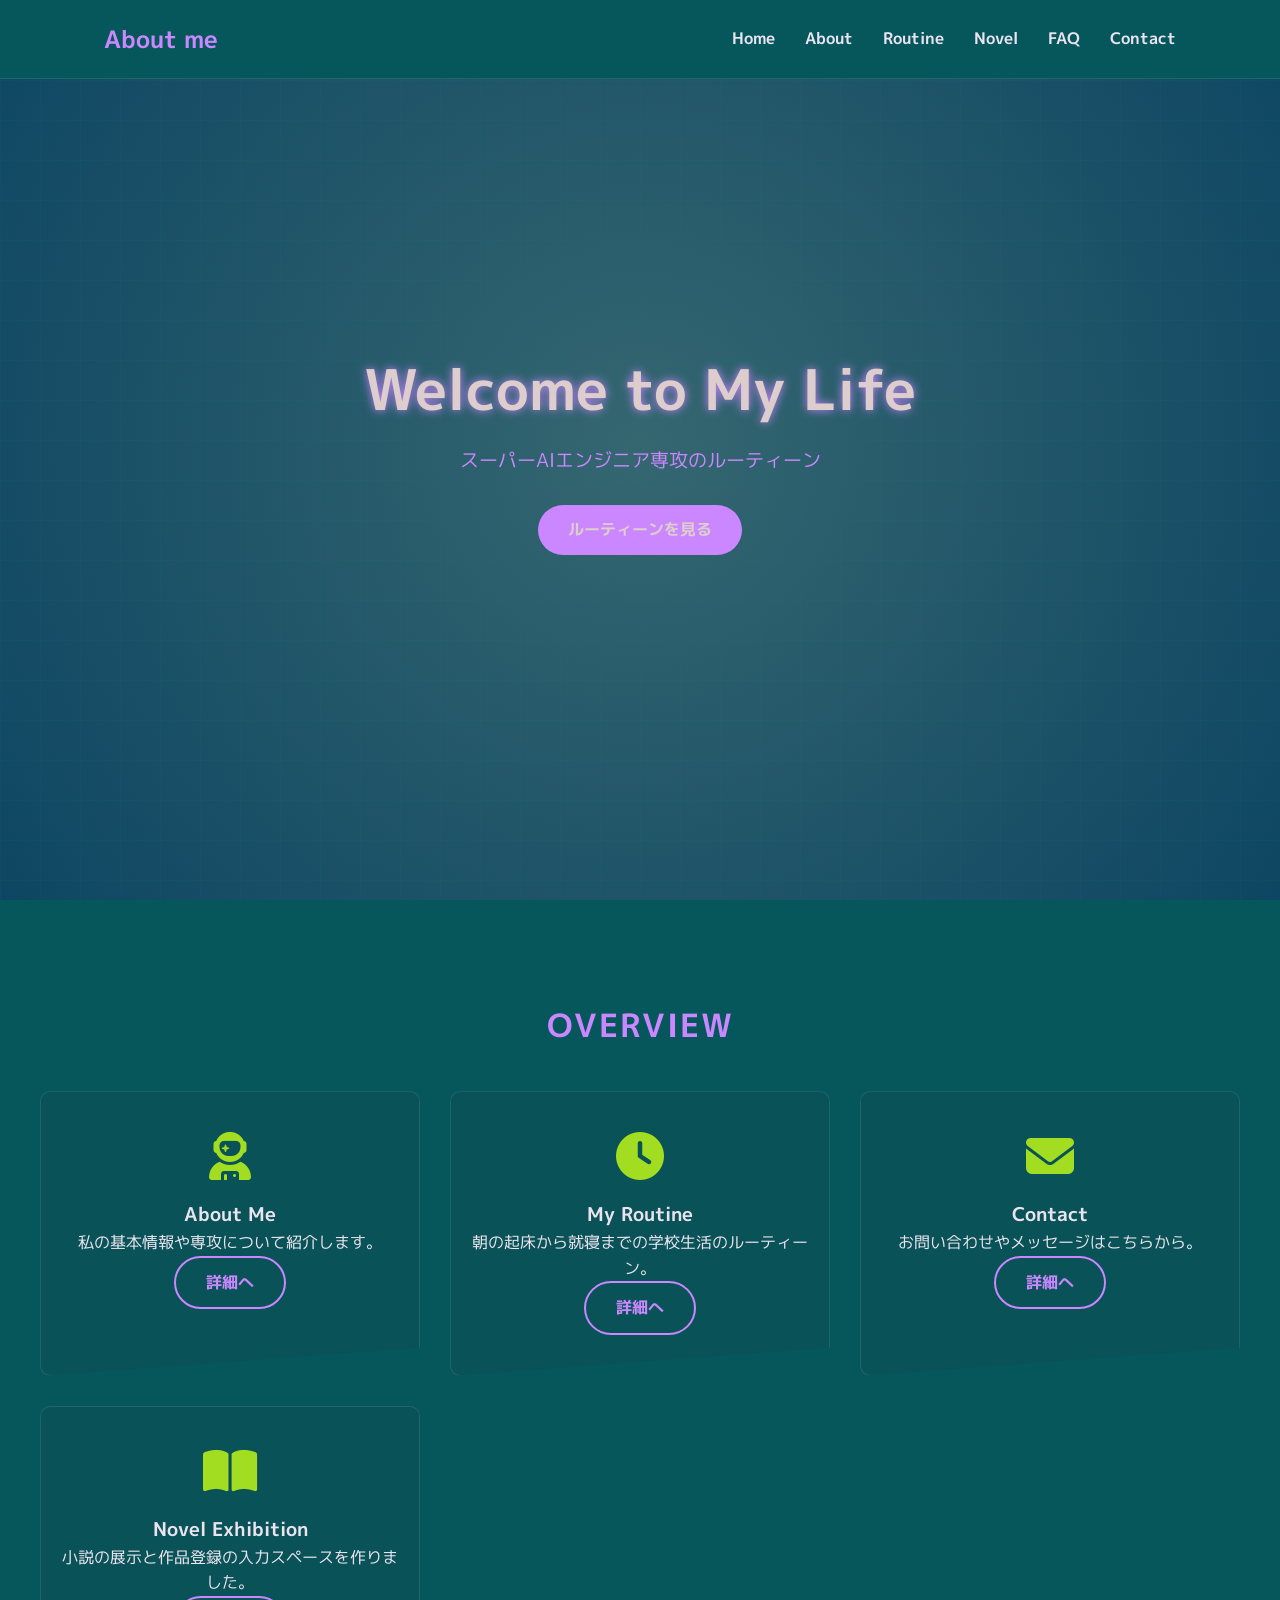
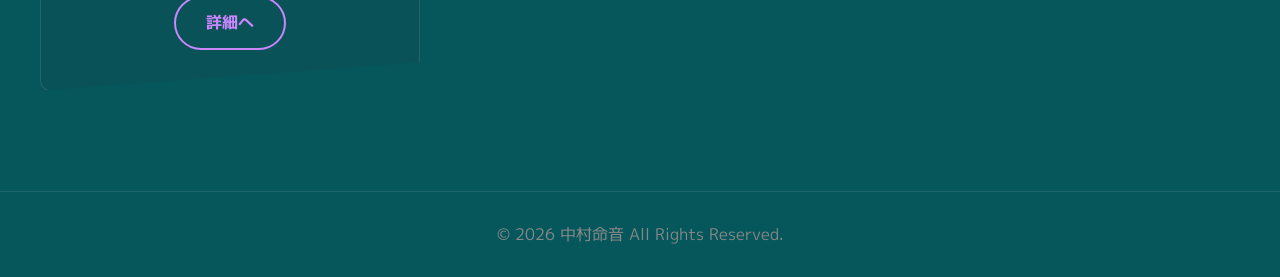
<file: index.html>
<!DOCTYPE html>
<html lang="ja">
<head>
    <meta charset="UTF-8">
    <meta name="viewport" content="width=device-width, initial-scale=1.0">
    <title>About me ~ルーティーン紹介~ | Home</title>
    <!-- Google Fonts: M PLUS 1p -->
    <link href="https://fonts.googleapis.com/css2?family=M+PLUS+1p:wght@400;700&display=swap" rel="stylesheet">
    <!-- Font Awesome -->
    <link rel="stylesheet" href="https://cdnjs.cloudflare.com/ajax/libs/font-awesome/6.4.0/css/all.min.css">
    <!-- AOS Library CSS -->
    <link href="https://unpkg.com/aos@2.3.1/dist/aos.css" rel="stylesheet">
    <!-- オリジナルCSS -->
    <link rel="stylesheet" href="css/style.css">
</head>
<body>
    <!-- ローディング画面 -->
    <div id="loader" class="loader">
        <div class="loader-spinner"></div>
    </div>

    <!-- ページ遷移用スライドカバー -->
    <div id="page-transition-cover" class="page-transition-cover"></div>

    <!-- ヘッダー＆ナビゲーション -->
    <header class="header">
        <div class="header-container">
            <h1 class="logo"><a href="index.html" class="transition-link">About me</a></h1>
            
            <!-- ハンバーガーメニューボタン (aria属性でアクセシビリティ対応) -->
            <button id="hamburger" class="hamburger" aria-label="メニューを開く" aria-expanded="false">
                <span></span>
                <span></span>
                <span></span>
            </button>

            <nav id="nav-menu" class="nav-menu">
                <ul>
                    <li><a href="index.html" class="transition-link">Home</a></li>
                    <li><a href="about.html" class="transition-link">About</a></li>
                    <li><a href="routine.html" class="transition-link">Routine</a></li>
                    <li><a href="novel.html" class="transition-link">Novel</a></li>
                    <li><a href="faq.html" class="transition-link">FAQ</a></li>
                    <li><a href="contact.html" class="transition-link">Contact</a></li>
                </ul>
            </nav>
        </div>
    </header>

    <main id="main-content" class="main-content">
        <!-- Heroセクション -->
        <section class="hero">
            <div class="hero-content" data-aos="fade-up" data-aos-duration="1000">
                <h2 class="hero-title">Welcome to My Life</h2>
                <p class="hero-subtitle">スーパーAIエンジニア専攻のルーティーン</p>
                <a href="routine.html" class="btn btn-primary transition-link">ルーティーンを見る</a>
            </div>

        </section> 
        
        <!-- ピックアップコンテンツ -->
        <section class="section container">
            <h2 class="section-title" data-aos="fade-right">Overview</h2>
            <div class="card-grid">
                <div class="card" data-aos="fade-up" data-aos-delay="100">
                    <i class="fa-solid fa-user-astronaut card-icon"></i>
                    <h3>About Me</h3>
                    <p>私の基本情報や専攻について紹介します。</p>
                    <a href="about.html" class="btn btn-outline transition-link">詳細へ</a>
                </div>
                <div class="card" data-aos="fade-up" data-aos-delay="200">
                    <i class="fa-solid fa-clock card-icon"></i>
                    <h3>My Routine</h3>
                    <p>朝の起床から就寝までの学校生活のルーティーン。</p>
                    <a href="routine.html" class="btn btn-outline transition-link">詳細へ</a>
                </div>
                <div class="card" data-aos="fade-up" data-aos-delay="300">
                    <i class="fa-solid fa-envelope card-icon"></i>
                    <h3>Contact</h3>
                    <p>お問い合わせやメッセージはこちらから。</p>
                    <a href="contact.html" class="btn btn-outline transition-link">詳細へ</a>
                </div>
                <div class="card" data-aos="fade-up" data-aos-delay="400">
                    <i class="fa-solid fa-book-open card-icon"></i>
                    <h3>Novel Exhibition</h3>
                    <p>小説の展示と作品登録の入力スペースを作りました。</p>
                    <a href="novel.html" class="btn btn-outline transition-link">詳細へ</a>
                </div>
            </div>
        </section>
    </main>

    <!-- ページトップへ戻るボタン -->
    <button id="back-to-top" class="back-to-top" aria-label="ページトップへ戻る">
        <i class="fa-solid fa-chevron-up"></i>
    </button>

    <!-- フッター -->
    <footer class="footer">
        <p>&copy; 2026 中村命音 All Rights Reserved.</p>
    </footer>

    <!-- AOS Library JS -->
    <script src="https://unpkg.com/aos@2.3.1/dist/aos.js"></script>
    <!-- オリジナルJS -->
    <script src="script.js"></script>
</body>
</html>
</file>
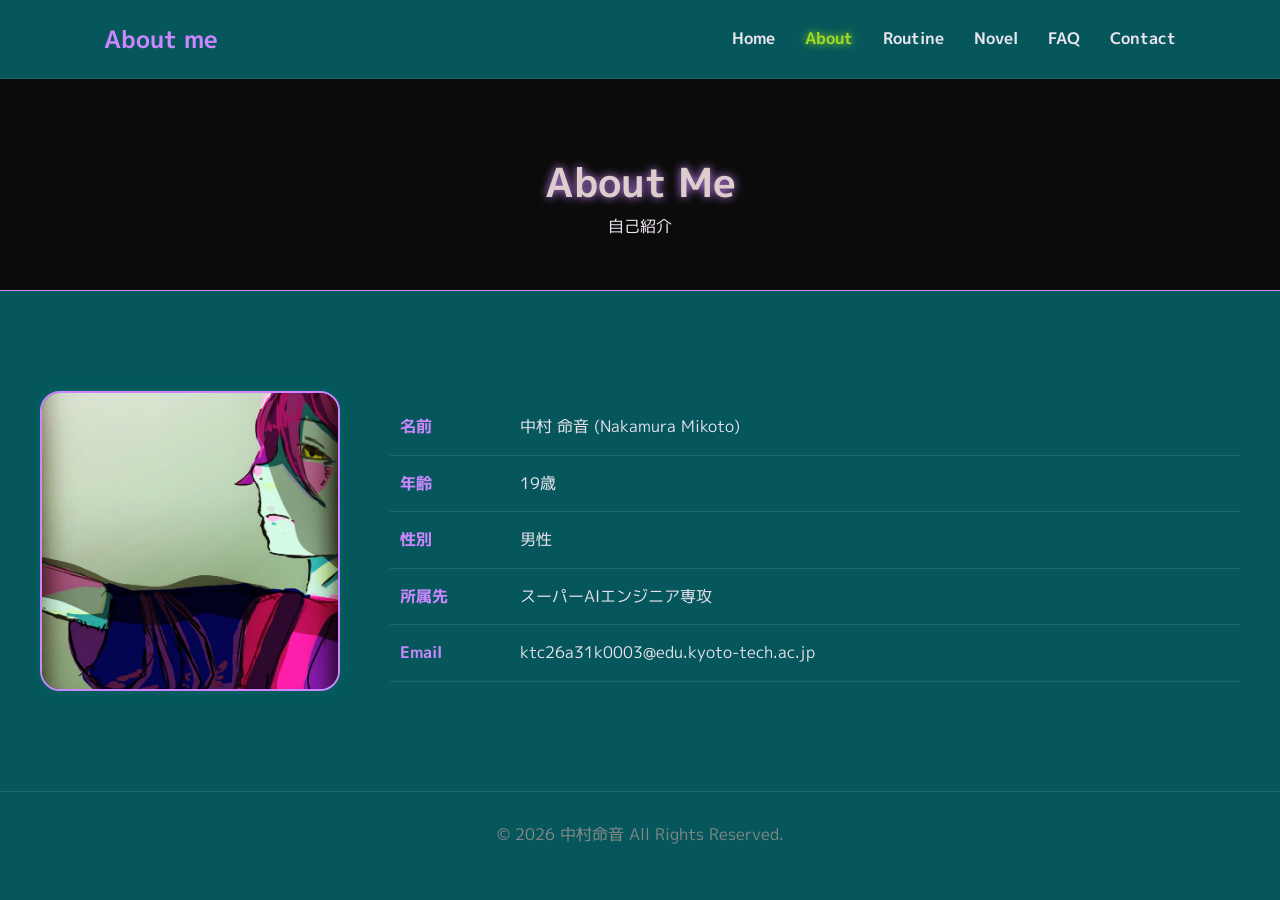
<file: about.html>
<!DOCTYPE html>
<html lang="ja">
<head>
    <meta charset="UTF-8">
    <meta name="viewport" content="width=device-width, initial-scale=1.0">
    <title>About | About me ~ルーティーン紹介~</title>
    <link href="https://fonts.googleapis.com/css2?family=M+PLUS+1p:wght@400;700&display=swap" rel="stylesheet">
    <link rel="stylesheet" href="https://cdnjs.cloudflare.com/ajax/libs/font-awesome/6.4.0/css/all.min.css">
    <link href="https://unpkg.com/aos@2.3.1/dist/aos.css" rel="stylesheet">
    <link rel="stylesheet" href="css/style.css">
</head>
<body>
    <div id="loader" class="loader"><div class="loader-spinner"></div></div>
    <div id="page-transition-cover" class="page-transition-cover"></div>

    <header class="header">
        <div class="header-container">
            <h1 class="logo"><a href="index.html" class="transition-link">About me</a></h1>
            <button id="hamburger" class="hamburger" aria-label="メニューを開く" aria-expanded="false">
                <span></span><span></span><span></span>
            </button>
            <nav id="nav-menu" class="nav-menu">
                <ul>
                    <li><a href="index.html" class="transition-link">Home</a></li>
                    <li><a href="about.html" class="transition-link" aria-current="page">About</a></li>
                    <li><a href="routine.html" class="transition-link">Routine</a></li>
                    <li><a href="novel.html" class="transition-link">Novel</a></li>
                    <li><a href="faq.html" class="transition-link">FAQ</a></li>
                    <li><a href="contact.html" class="transition-link">Contact</a></li>
                </ul>
            </nav>
        </div>
    </header>

    <main id="main-content" class="main-content">
        <div class="page-header" data-aos="fade-in">
            <h2 class="page-title">About Me</h2>
            <p>自己紹介</p>
        </div>

        <section class="section container">
            <div class="profile-wrapper" data-aos="fade-up">
                <img src="images/a.JPG" alt="プロフィール画像" class="profile-image">
                
                <div class="profile-info">
                    <table class="profile-table">
                        <tr>
                            <th>名前</th>
                            <td>中村 命音 (Nakamura Mikoto)</td>
                        </tr>
                        <tr>
                            <th>年齢</th>
                            <td>19歳</td>
                        </tr>
                        <tr>
                            <th>性別</th>
                            <td>男性</td>
                        </tr>
                        <tr>
                            <th>所属先</th>
                            <td>スーパーAIエンジニア専攻</td>
                        </tr>
                        <tr>
                            <th>Email</th>
                            <td>ktc26a31k0003@edu.kyoto-tech.ac.jp</td>
                        </tr>
                    </table>
                </div>
            </div>
        </section>
    </main>

    <button id="back-to-top" class="back-to-top" aria-label="ページトップへ戻る"><i class="fa-solid fa-chevron-up"></i></button>

    <footer class="footer">
        <p>&copy; 2026 中村命音 All Rights Reserved.</p>
    </footer>

    <script src="https://unpkg.com/aos@2.3.1/dist/aos.js"></script>
    <script src="script.js"></script>
</body>
</html>
</file>
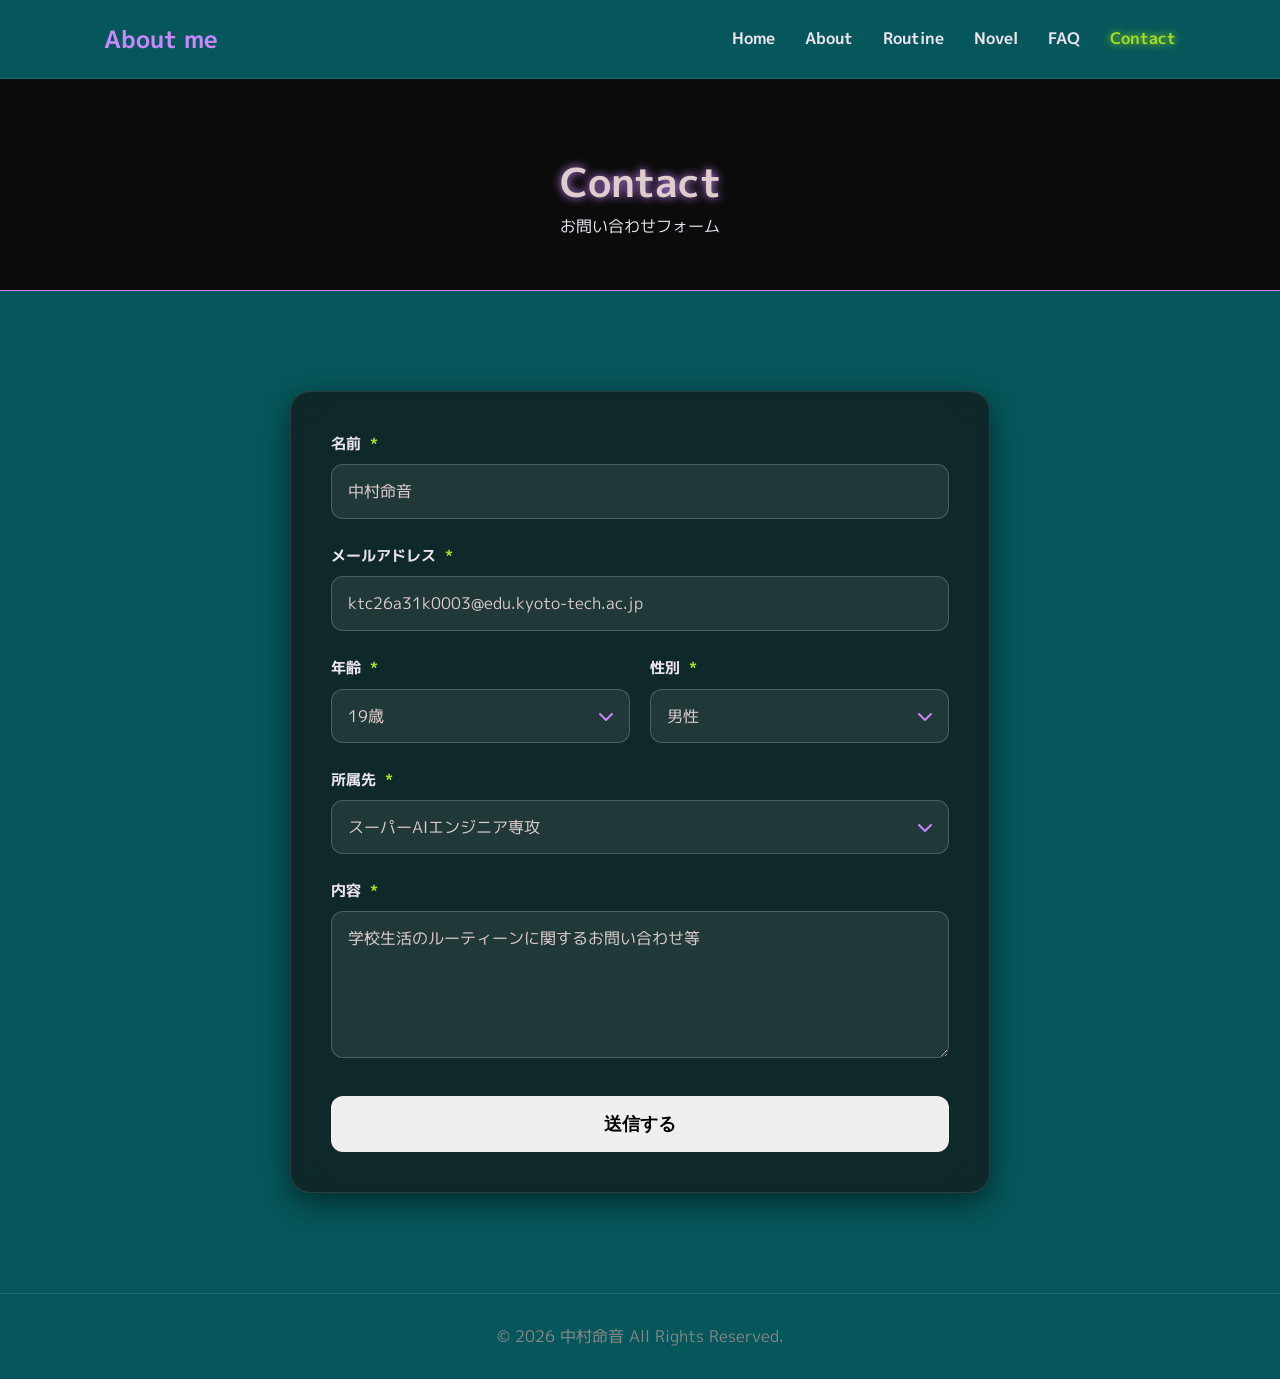
<file: contact.html>
<!DOCTYPE html>
<html lang="ja">
<head>
    <meta charset="UTF-8">
    <meta name="viewport" content="width=device-width, initial-scale=1.0">
    <title>Contact | About me ~ルーティーン紹介~</title>
    <link href="https://fonts.googleapis.com/css2?family=M+PLUS+1p:wght@400;700&display=swap" rel="stylesheet">
    <link rel="stylesheet" href="https://cdnjs.cloudflare.com/ajax/libs/font-awesome/6.4.0/css/all.min.css">
    <link href="https://unpkg.com/aos@2.3.1/dist/aos.css" rel="stylesheet">
    <link rel="stylesheet" href="css/style.css">
</head>
<body>
    <div id="loader" class="loader"><div class="loader-spinner"></div></div>
    <div id="page-transition-cover" class="page-transition-cover"></div>

    <header class="header">
        <div class="header-container">
            <h1 class="logo"><a href="index.html" class="transition-link">About me</a></h1>
            <button id="hamburger" class="hamburger" aria-label="メニューを開く" aria-expanded="false">
                <span></span><span></span><span></span>
            </button>
            <nav id="nav-menu" class="nav-menu">
                <ul>
                    <li><a href="index.html" class="transition-link">Home</a></li>
                    <li><a href="about.html" class="transition-link">About</a></li>
                    <li><a href="routine.html" class="transition-link">Routine</a></li>
                    <li><a href="novel.html" class="transition-link">Novel</a></li>
                    <li><a href="faq.html" class="transition-link">FAQ</a></li>
                    <li><a href="contact.html" class="transition-link" aria-current="page">Contact</a></li>
                </ul>
            </nav>
        </div>
    </header>

    <main id="main-content" class="main-content">
        <div class="page-header" data-aos="fade-in">
            <h2 class="page-title">Contact</h2>
            <p>お問い合わせフォーム</p>
        </div>

        <section class="section container">
            <!-- Apple Cupertino × サイバーパンク を意識したフォームUI -->
            <div class="form-wrapper" data-aos="zoom-in">
                <form action="#" method="POST" id="contact-form" class="cupertino-form">
                    
                    <div class="form-group">
                        <label for="name">名前 <span class="required">*</span></label>
                        <input type="text" id="name" name="name" value="中村命音" required placeholder="例: 中村命音">
                    </div>

                    <div class="form-group">
                        <label for="email">メールアドレス <span class="required">*</span></label>
                        <input type="email" id="email" name="email" value="ktc26a31k0003@edu.kyoto-tech.ac.jp" required placeholder="例: email@example.com">
                    </div>

                    <!-- 予測可能な選択肢はselectを使用 -->
                    <div class="form-row">
                        <div class="form-group half-width">
                            <label for="age">年齢 <span class="required">*</span></label>
                            <div class="select-wrapper">
                                <select id="age" name="age" required>
                                    <option value="" disabled>選択してください</option>
                                    <option value="18">18歳</option>
                                    <option value="19" selected>19歳</option>
                                    <option value="20">20歳</option>
                                    <option value="21">21歳以上</option>
                                </select>
                                <i class="fa-solid fa-chevron-down select-icon"></i>
                            </div>
                        </div>

                        <div class="form-group half-width">
                            <label for="gender">性別 <span class="required">*</span></label>
                            <div class="select-wrapper">
                                <select id="gender" name="gender" required>
                                    <option value="" disabled>選択してください</option>
                                    <option value="男性" selected>男性</option>
                                    <option value="女性">女性</option>
                                    <option value="その他">その他</option>
                                    <option value="回答しない">回答しない</option>
                                </select>
                                <i class="fa-solid fa-chevron-down select-icon"></i>
                            </div>
                        </div>
                    </div>

                    <div class="form-group">
                        <label for="affiliation">所属先 <span class="required">*</span></label>
                        <div class="select-wrapper">
                            <select id="affiliation" name="affiliation" required>
                                <option value="" disabled>選択してください</option>
                                <option value="スーパーAIエンジニア専攻" selected>スーパーAIエンジニア専攻</option>
                                <option value="ホワイトハッカー専攻">ホワイトハッカー専攻</option>
                                <option value="スーパーITエンジニア専攻">スーパーITエンジニア専攻</option>
                                <option value="ITエンジニア専攻">ITエンジニア専攻</option>
                                <option value="AI・ロボット専攻">AI・ロボット専攻</option>
                                <option value="その他">その他</option>
                            </select>
                            <i class="fa-solid fa-chevron-down select-icon"></i>
                        </div>
                    </div>

                    <div class="form-group">
                        <label for="message">内容 <span class="required">*</span></label>
                        <textarea id="message" name="message" rows="5" required placeholder="お問い合わせ内容をご記入ください。">学校生活のルーティーンに関するお問い合わせ等</textarea>
                    </div>

                    <div class="form-submit">
                        <button type="submit" class="btn btn-submit">送信する</button>
                    </div>
                </form>
            </div>
        </section>
    </main>

    <button id="back-to-top" class="back-to-top" aria-label="ページトップへ戻る"><i class="fa-solid fa-chevron-up"></i></button>

    <footer class="footer">
        <p>&copy; 2026 中村命音 All Rights Reserved.</p>
    </footer>

    <script src="https://unpkg.com/aos@2.3.1/dist/aos.js"></script>
    <script src="script.js"></script>
</body>
</html>
</file>
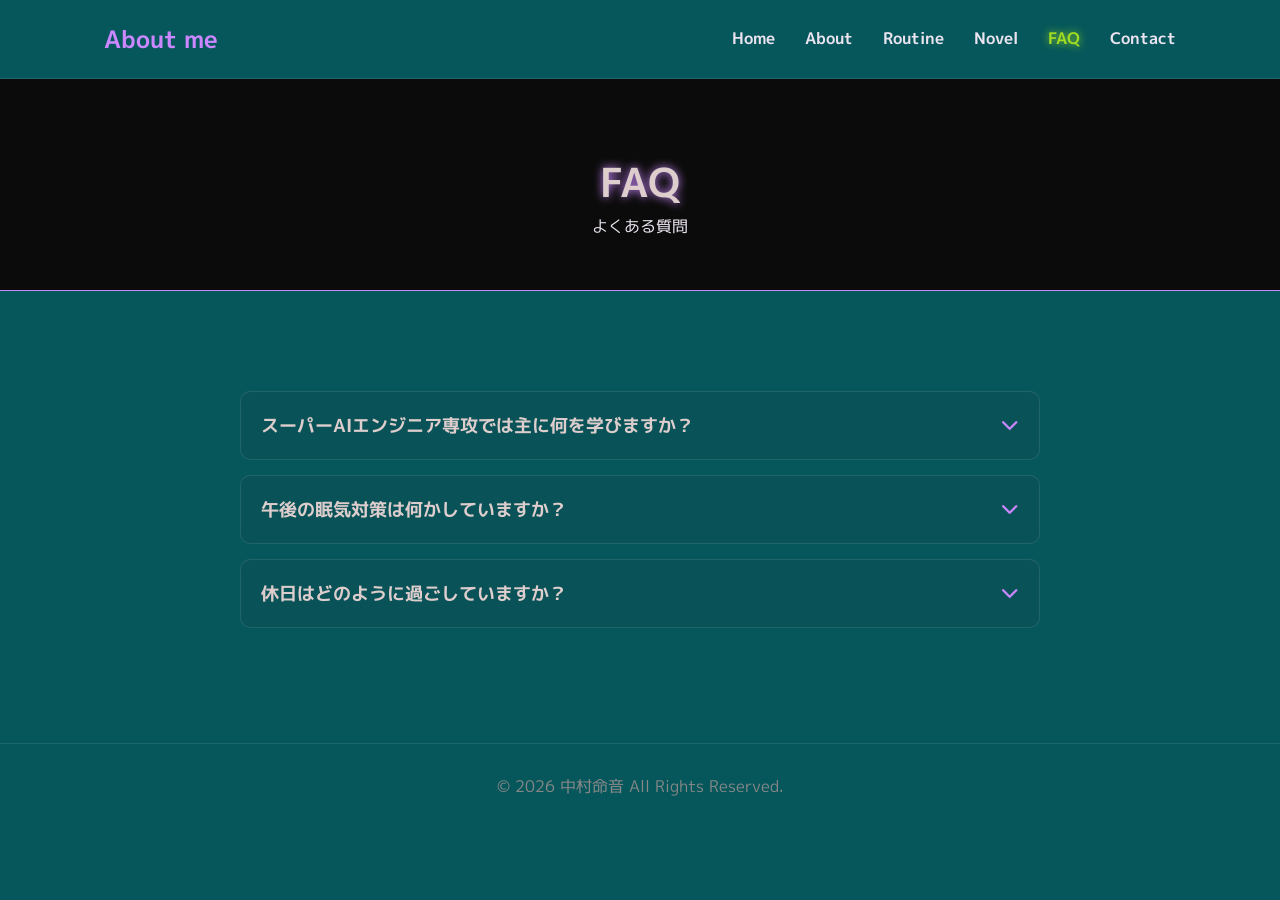
<file: faq.html>
<!DOCTYPE html>
<html lang="ja">
<head>
    <meta charset="UTF-8">
    <meta name="viewport" content="width=device-width, initial-scale=1.0">
    <title>FAQ | About me ~ルーティーン紹介~</title>
    <link href="https://fonts.googleapis.com/css2?family=M+PLUS+1p:wght@400;700&display=swap" rel="stylesheet">
    <link rel="stylesheet" href="https://cdnjs.cloudflare.com/ajax/libs/font-awesome/6.4.0/css/all.min.css">
    <link href="https://unpkg.com/aos@2.3.1/dist/aos.css" rel="stylesheet">
    <link rel="stylesheet" href="css/style.css">
</head>
<body>
    <div id="loader" class="loader"><div class="loader-spinner"></div></div>
    <div id="page-transition-cover" class="page-transition-cover"></div>

    <header class="header">
        <div class="header-container">
            <h1 class="logo"><a href="index.html" class="transition-link">About me</a></h1>
            <button id="hamburger" class="hamburger" aria-label="メニューを開く" aria-expanded="false">
                <span></span><span></span><span></span>
            </button>
            <nav id="nav-menu" class="nav-menu">
                <ul>
                    <li><a href="index.html" class="transition-link">Home</a></li>
                    <li><a href="about.html" class="transition-link">About</a></li>
                    <li><a href="routine.html" class="transition-link">Routine</a></li>
                    <li><a href="novel.html" class="transition-link">Novel</a></li>
                    <li><a href="faq.html" class="transition-link" aria-current="page">FAQ</a></li>
                    <li><a href="contact.html" class="transition-link">Contact</a></li>
                </ul>
            </nav>
        </div>
    </header>

    <main id="main-content" class="main-content">
        <div class="page-header" data-aos="fade-in">
            <h2 class="page-title">FAQ</h2>
            <p>よくある質問</p>
        </div>

        <section class="section container">
            <div class="faq-container" data-aos="fade-up">
                <div class="faq-item">
                    <button class="faq-question" aria-expanded="false">
                        スーパーAIエンジニア専攻では主に何を学びますか？
                        <i class="fa-solid fa-chevron-down faq-icon"></i>
                    </button>
                    <div class="faq-answer">
                        <p>最新のAI技術、機械学習アルゴリズム、データサイエンス、そしてそれらを実装するためのプログラミング言語（Pythonなど）を深く学びます。</p>
                    </div>
                </div>
                <div class="faq-item">
                    <button class="faq-question" aria-expanded="false">
                        午後の眠気対策は何かしていますか？
                        <i class="fa-solid fa-chevron-down faq-icon"></i>
                    </button>
                    <div class="faq-answer">
                        <p>コーヒーを飲んだり、先生から教わったスクワットをして眠気を飛ばしています。授業に集中できるよう工夫しています。</p>
                    </div>
                </div>
                <div class="faq-item">
                    <button class="faq-question" aria-expanded="false">
                        休日はどのように過ごしていますか？
                        <i class="fa-solid fa-chevron-down faq-icon"></i>
                    </button>
                    <div class="faq-answer">
                        <p>小説を書いたり、弟とゲームをしてリフレッシュしたり、Pythonの勉強をしたりしています。</p>
                    </div>
                </div>
            </div>
        </section>
    </main>

    <button id="back-to-top" class="back-to-top" aria-label="ページトップへ戻る"><i class="fa-solid fa-chevron-up"></i></button>

    <footer class="footer">
        <p>&copy; 2026 中村命音 All Rights Reserved.</p>
    </footer>

    <script src="https://unpkg.com/aos@2.3.1/dist/aos.js"></script>
    <script src="script.js"></script>
</body>
</html>
</file>
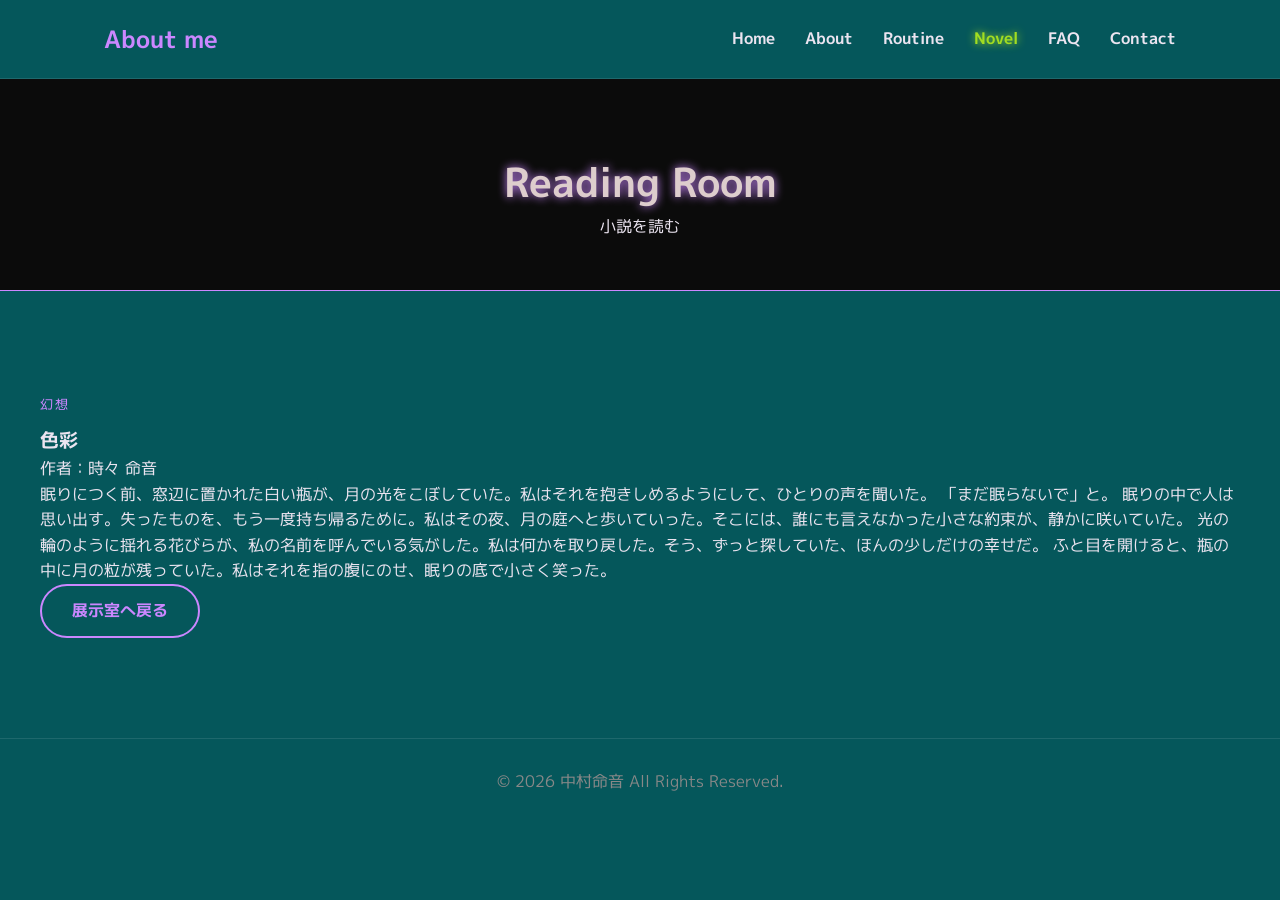
<file: novel-reader.html>
<!DOCTYPE html>
<html lang="ja">
<head>
    <meta charset="UTF-8">
    <meta name="viewport" content="width=device-width, initial-scale=1.0">
    <title>Novel Reader | About me ~ルーティーン紹介~</title>
    <link href="https://fonts.googleapis.com/css2?family=M+PLUS+1p:wght@400;700&display=swap" rel="stylesheet">
    <link rel="stylesheet" href="https://cdnjs.cloudflare.com/ajax/libs/font-awesome/6.4.0/css/all.min.css">
    <link href="https://unpkg.com/aos@2.3.1/dist/aos.css" rel="stylesheet">
    <link rel="stylesheet" href="css/style.css">
</head>
<body>
    <div id="loader" class="loader"><div class="loader-spinner"></div></div>
    <div id="page-transition-cover" class="page-transition-cover"></div>

    <header class="header">
        <div class="header-container">
            <h1 class="logo"><a href="index.html" class="transition-link">About me</a></h1>
            <button id="hamburger" class="hamburger" aria-label="メニューを開く" aria-expanded="false">
                <span></span><span></span><span></span>
            </button>
            <nav id="nav-menu" class="nav-menu">
                <ul>
                    <li><a href="index.html" class="transition-link">Home</a></li>
                    <li><a href="about.html" class="transition-link">About</a></li>
                    <li><a href="routine.html" class="transition-link">Routine</a></li>
                    <li><a href="novel.html" class="transition-link" aria-current="page">Novel</a></li>
                    <li><a href="faq.html" class="transition-link">FAQ</a></li>
                    <li><a href="contact.html" class="transition-link">Contact</a></li>
                </ul>
            </nav>
        </div>
    </header>

    <main id="main-content" class="main-content">
        <div class="page-header" data-aos="fade-in">
            <h2 class="page-title">Reading Room</h2>
            <p>小説を読む</p>
        </div>

        <section class="section container">
            <div class="story-reader" data-aos="fade-up">
                <div class="story-reader-header">
                    <span id="story-tag" class="novel-tag">幻想</span>
                    <h3 id="story-title">タイトル</h3>
                    <p id="story-author" class="story-author">作者</p>
                </div>

                <article id="story-content" class="story-content">
                    本文を読み込んでいます。
                </article>

                <div class="story-actions">
                    <a href="novel.html" class="btn btn-outline transition-link">展示室へ戻る</a>
                </div>
            </div>
        </section>
    </main>

    <button id="back-to-top" class="back-to-top" aria-label="ページトップへ戻る"><i class="fa-solid fa-chevron-up"></i></button>

    <footer class="footer">
        <p>&copy; 2026 中村命音 All Rights Reserved.</p>
    </footer>

    <script src="https://unpkg.com/aos@2.3.1/dist/aos.js"></script>
    <script src="script.js"></script>
    <script>
        const stories = {
            'moon-garden': {
                tag: '幻想',
                title: '色彩',
                author: '時々 命音',
                content: '眠りにつく前、窓辺に置かれた白い瓶が、月の光をこぼしていた。私はそれを抱きしめるようにして、ひとりの声を聞いた。\n\n「まだ眠らないで」と。\n\n眠りの中で人は思い出す。失ったものを、もう一度持ち帰るために。私はその夜、月の庭へと歩いていった。そこには、誰にも言えなかった小さな約束が、静かに咲いていた。\n\n光の輪のように揺れる花びらが、私の名前を呼んでいる気がした。私は何かを取り戻した。そう、ずっと探していた、ほんの少しだけの幸せだ。\n\nふと目を開けると、瓶の中に月の粒が残っていた。私はそれを指の腹にのせ、眠りの底で小さく笑った。'
            },
            'far-away-you': {
                tag: 'サスペンス / ホラー',
                title: '食べないと死ぬ',
                author: '時々 命音',
                content: 'グ――。お腹すいたな。食べ物、探さなきゃ。\n\n駅のホームで笑った声が、秋の風のように心を揺らし続ける。遠くにいる君に会うたび、言葉の代わりに遠い景色が届く。\n\n時間が経っても、あの白い制服の襟元だけが、季節と一緒に変わらずに残っている。私は今も、君へ向かう電車の窓に指を置いている。\n\nたぶん、青春とはそういうものだ。現実に触れられない距離を、思い出で包み込むこと。だから、今でも君の名前は、たとえ何か月も会えなくても、胸の奥で静かに光っている。'
            },
            'lost-bookshelf-key': {
                tag: 'ミステリー',
                title: '消えた本棚の鍵',
                author: '時々 命音',
                content: '本の間に入っていた赤い鍵は、誰にとっても思い出のあるものだった。\n\n図書室の奥にある古い本棚だけが、いつも静かに鍵を閉じていた。私はその鍵を握りしめ、ひとつずつページをめくっていく。\n\nすると、失われたはずの記憶が、新聞の折り目のように浮かび上がる。誰も見なかったはずの空白の時間が、やっと夜の隅で眠りから覚めた。\n\n鍵を掛けた男の影は、もういない。だが、誰かが本棚の向こうに、最後の一文だけを残していった気がした。その一文だけが、今の私を変えている。'
            }
        };

        const params = new URLSearchParams(window.location.search);
        const storyId = params.get('id') || 'moon-garden';
        const story = stories[storyId] || stories['moon-garden'];

        document.getElementById('story-tag').textContent = story.tag;
        document.getElementById('story-title').textContent = story.title;
        document.getElementById('story-author').textContent = `作者：${story.author}`;
        document.getElementById('story-content').textContent = story.content;
    </script>
</body>
</html>
</file>
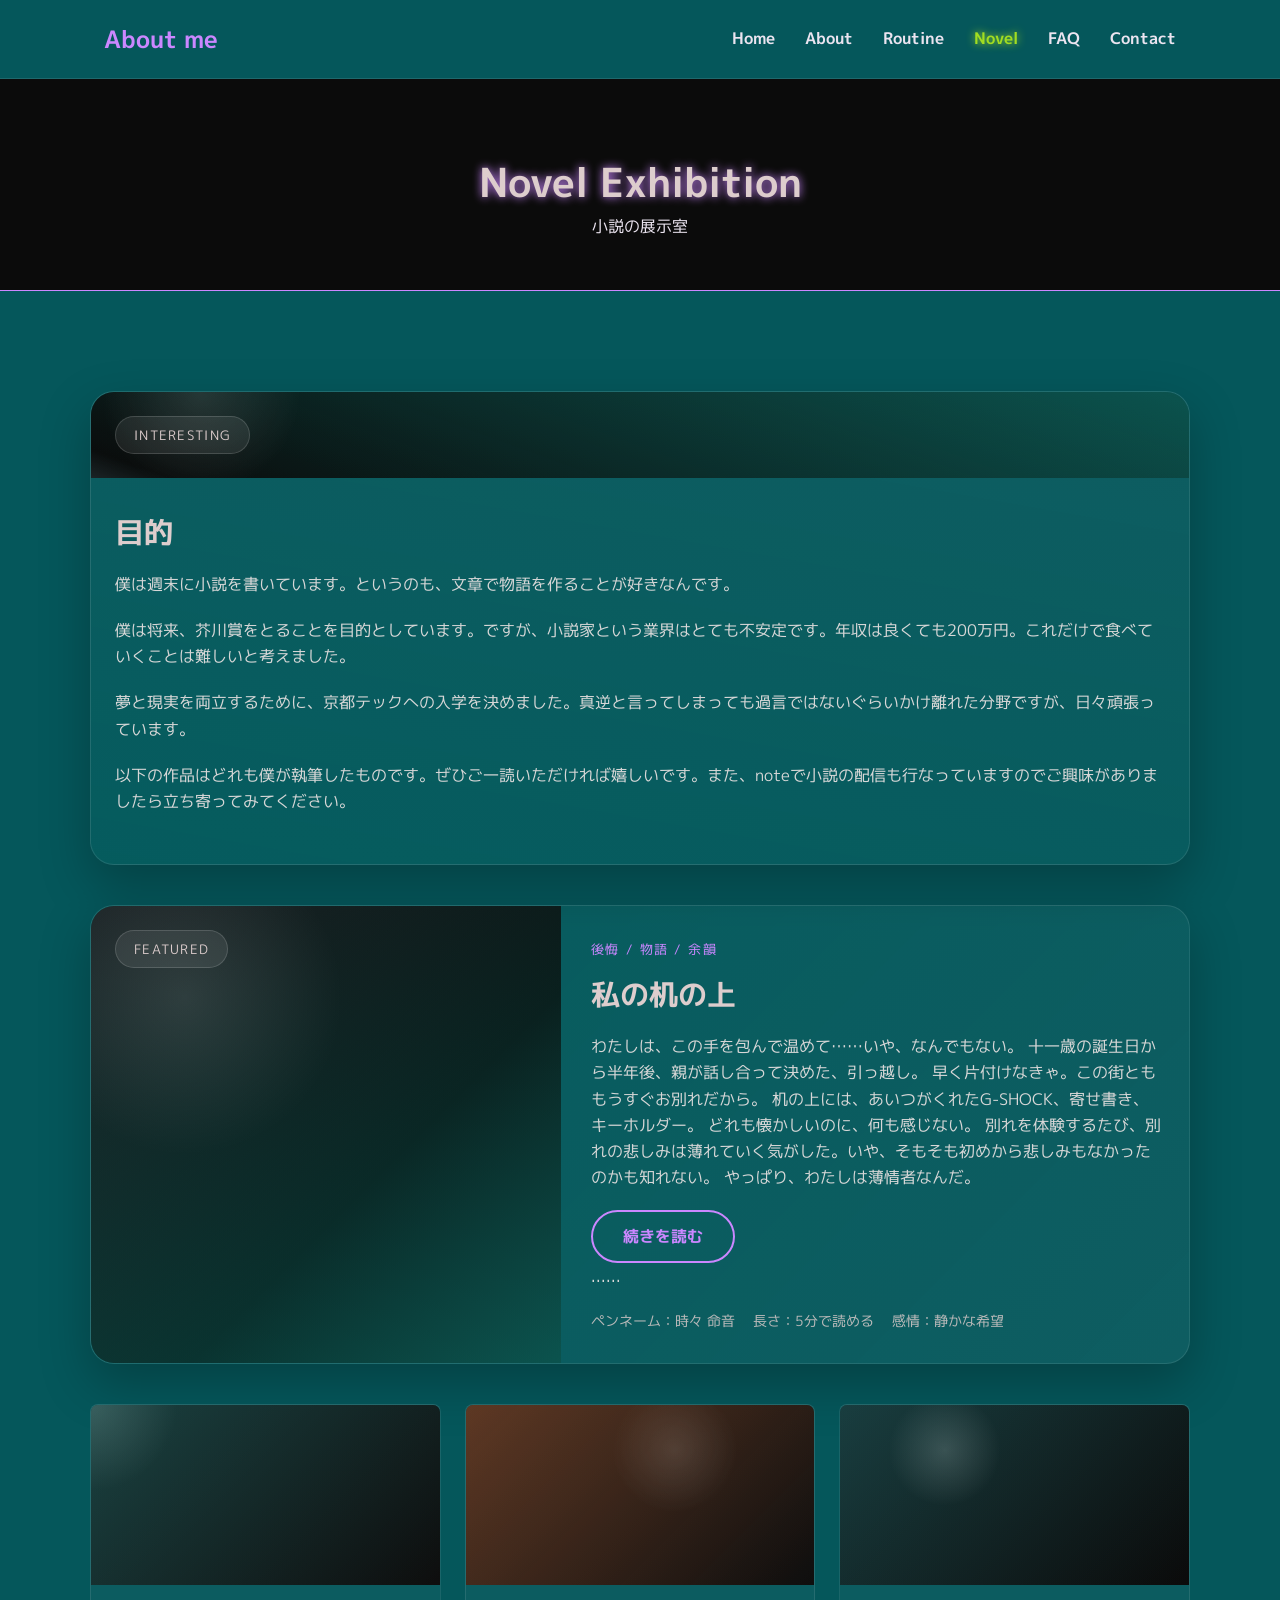
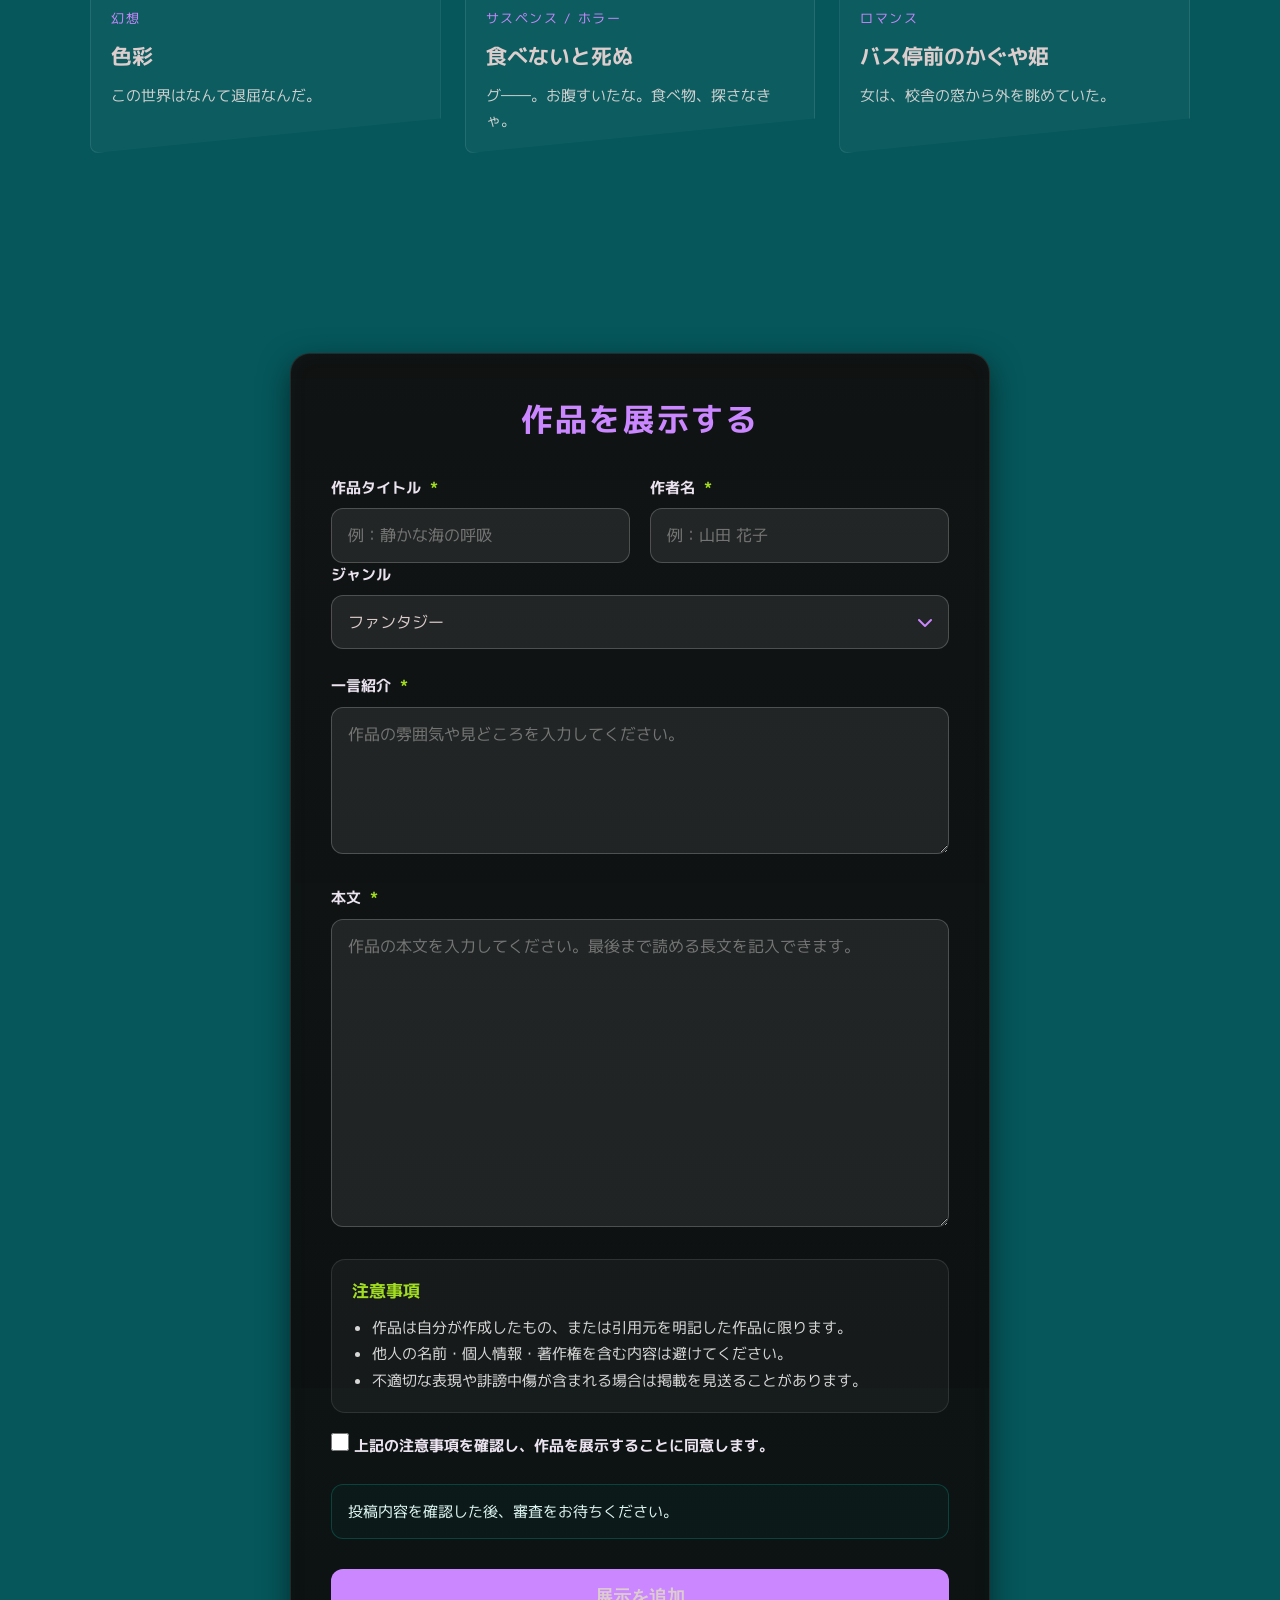
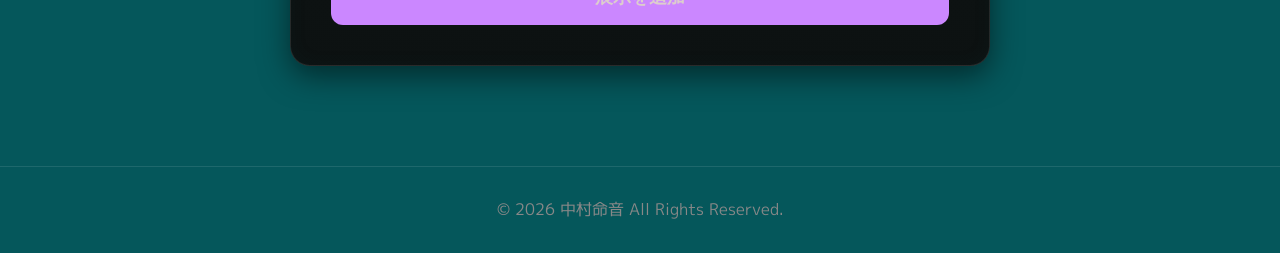
<file: novel.html>
<!DOCTYPE html>
<html lang="ja">
<head>
    <meta charset="UTF-8">
    <meta name="viewport" content="width=device-width, initial-scale=1.0">
    <title>Novel Exhibition | About me ~ルーティーン紹介~</title>
    <link href="https://fonts.googleapis.com/css2?family=M+PLUS+1p:wght@400;700&display=swap" rel="stylesheet">
    <link rel="stylesheet" href="https://cdnjs.cloudflare.com/ajax/libs/font-awesome/6.4.0/css/all.min.css">
    <link href="https://unpkg.com/aos@2.3.1/dist/aos.css" rel="stylesheet">
    <link rel="stylesheet" href="css/style.css">
</head>
<body>
    <div id="loader" class="loader"><div class="loader-spinner"></div></div>
    <div id="page-transition-cover" class="page-transition-cover"></div>

    <header class="header">
        <div class="header-container">
            <h1 class="logo"><a href="index.html" class="transition-link">About me</a></h1>
            <button id="hamburger" class="hamburger" aria-label="メニューを開く" aria-expanded="false">
                <span></span><span></span><span></span>
            </button>
            <nav id="nav-menu" class="nav-menu">
                <ul>
                    <li><a href="index.html" class="transition-link">Home</a></li>
                    <li><a href="about.html" class="transition-link">About</a></li>
                    <li><a href="routine.html" class="transition-link">Routine</a></li>
                    <li><a href="novel.html" class="transition-link" aria-current="page">Novel</a></li>
                    <li><a href="faq.html" class="transition-link">FAQ</a></li>
                    <li><a href="contact.html" class="transition-link">Contact</a></li>
                </ul>
            </nav>
        </div>
    </header>

    <main id="main-content" class="main-content">
        <div class="page-header" data-aos="fade-in">
            <h2 class="page-title">Novel Exhibition</h2>
            <p>小説の展示室</p>
        </div>
        <section class="section container">
            <div class="novel-showcase" data-aos="fade-up">
                <article class="novel-choice">
                    <div class="novel-choice-visual">
                        <span class="novel-badge">interesting</span>
                    </div>
                    <div class="novel-choice-body">
                        <h3>目的</h3>
                        <p>僕は週末に小説を書いています。というのも、文章で物語を作ることが好きなんです。</p>
                        <p>僕は将来、芥川賞をとることを目的としています。ですが、小説家という業界はとても不安定です。年収は良くても200万円。これだけで食べていくことは難しいと考えました。</p>
                        <p>夢と現実を両立するために、京都テックへの入学を決めました。真逆と言ってしまっても過言ではないぐらいかけ離れた分野ですが、日々頑張っています。
                        <p>以下の作品はどれも僕が執筆したものです。ぜひご一読いただければ嬉しいです。また、noteで小説の配信も行なっていますのでご興味がありましたら立ち寄ってみてください。

                    </div>
                </article>
                <article class="novel-feature">
                    <div class="novel-feature-visual">
                        <span class="novel-badge">Featured</span>
                    </div>
                    <div class="novel-feature-body">
                        <span class="novel-tag">後悔 / 物語 / 余韻</span>
                        <h3>私の机の上</h3>
                        <p>
                            わたしは、この手を包んで温めて……いや、なんでもない。
十一歳の誕生日から半年後、親が話し合って決めた、引っ越し。
早く片付けなきゃ。この街とももうすぐお別れだから。
机の上には、あいつがくれたG-SHOCK、寄せ書き、キーホルダー。
どれも懐かしいのに、何も感じない。
別れを体験するたび、別れの悲しみは薄れていく気がした。いや、そもそも初めから悲しみもなかったのかも知れない。
やっぱり、わたしは薄情者なんだ。
                        </p>
                        <a href="https://note.com/__mikoto__/n/n5c8c8f522e24?app_launch=false" class="btn btn-outline transition-link" target="_blank" rel="noopener noreferrer">続きを読む</a>
                        <p>
                            ......
                        </p>
                        <ul class="novel-meta">
                            <li>ペンネーム：時々 命音</li>
                            <li>長さ：5分で読める</li>
                            <li>感情：静かな希望</li>
                        </ul>
                    </div>
                </article>

                <div class="novel-grid">
                    <article class="novel-card" data-aos="fade-up" data-aos-delay="100" tabindex="0" role="button" aria-label="月の庭に眠る声を読む"
                             data-title="色彩" data-tag="幻想" data-author="時々 命音"
                             data-content="「色彩」
								　　時々　命音
　この世界はなんて退屈なんだ。
　いつも使っているGTPLAYERのゲーミングチェア。そこから眺める東福寺駅、鴨川。どこか味気がない。名前は違うけれど、どれも同じに見える。今日はいつにも増してそう思えた。
　日常もそうだ。マニュアル通り繰り返され、俺たちに選択をする必要は無くなった。交際も、食事も、睡眠も、ただ生きるための最低限でしかなかった。
　毎日、毎日同じことの繰り返し。色彩とか昔本で読んだことがあったが、それも、俺の夢物語だったのかもしれない。
　人生の色彩……。あれ、そう言えば、そんなのどこで読んだんだっけ。
　すると俺は、いつの間にか家を飛び出していた。何かこう、形容し難いとても大切なことを忘れているような気がした。
　耳元で、機械的な声が響く。
　――ご主人様。現在、元気型ルーティンを外れております。直ちに帰宅してください。
　マニュアルAI。全員が装備を義務づけられている。だが今はどうでもいい。俺はそれを外し、ポケットの奥へ押し込んだ。
「あの、色を探しているんだけど、どこにあるか知らない？」
　俺は歩く女性に声をかけた。
「イロ。すみません。よくわかりません」
　すると女性は、再びと機械的に歩き始めた。
「ちょ、ちょっと待て！」
　呼び止めたが、女性は俺を、変なものを見るような目で見ると、足早に行ってしまった。
　俺は全身の力が抜けるように、がっくりと尻をついた。これでもかとため息をつくと、独り言を言う。
「俺、何やってんだろ。バカらし」
　そんな時だった。
「そこの君」
「俺？」
「ああ、君だ。君は色がどこにあるのか、人に聞き回っていたよね」
「まさか、おじさん何か知っているの？」
　するとおじさんは、帽子を深く被り言った。
「知りたいのなら、ついてきなさい」
　俺は言われるままに、立ち上がり、おじさんについて行った。
「君は、どうして色を探しているんだ？」
「俺は知りたいんだ」
「何を？」
「人生の色彩。それを記憶のどこかでは覚えてる。でも、思い出せない。だから知りたいんだ。この世界はどうしてこんなにも退屈なのか、どうしてこんなにも悔しいのか」
「……そうか」
　おじさんにつれられ俺は人気の少ない道の路地裏にやってきた。
　その暗闇に佇むおじさんの、発せられようとする予測不能が、楽しかった。
「この世界には、確かに、色彩というものが存在していた。赤色、青色――」
　おじさんが一つ一つ色彩の名前を呼んでいく最中で、俺は俺の中で何かが湧き上がってくるのを感じた。
「そしてある時。この世界は、あらゆる色たちが一つの色で塗りつぶされた。君に思い出してほしい。あらゆる色彩を」
　胸の奥が熱くなった。目の前が、ゆっくりと染まっていく。
　いつの間にかおじさんの姿がなかった。
　俺の心の中は、いつの日か忘れられた絵の具箱みたいに、息を吹き返すと色鮮やかに色彩を分けた。
　世界は、こんなにも生きていたんだな。
〆
">
                        <div class="novel-card-cover cover-one"></div>
                        <div class="novel-card-body">
                            <span class="novel-tag">幻想</span>
                            <h4>色彩</h4>
                            <p>この世界はなんて退屈なんだ。</p>
                        </div>
                    </article>

                    <article class="novel-card" data-aos="fade-up" data-aos-delay="200" tabindex="0" role="button" aria-label="遠くにいる君へを読む"
                             data-title="食べないと死ぬ" data-tag="サスペンス / ホラー" data-author="時々 命音"
                             data-content="「食べないと死ぬ」
                                　　時々　命音
                            　グ――。
　お腹すいたな。
　食べ物、探さなきゃ。

　視界が点滅する。脳内にテレビの砂嵐のような画面が映る。
　兄は言っていた。お腹が鳴ったら、なんでもいい目に入ったものを食べろ。なんとしてでも生き残るんだ。
　頬からつたう涙が乗った唇を甘噛んだ。

　昨日死んだ男の子はわたしの目の前でその命を消した。
　もう何がなんなのかわからなくてまるで夢見たい。頭がぼーっとする。でもこれは、夢じゃない。
　お腹の音は餓死までのカウントダウン。わたしもさっき鳴って、多分、あと四回……。

　街に人の気配はない。街灯の光だけが揺れている。
　見渡す限りの暗闇。足元には瓦礫の山と、壊れたドラム缶テレビ。
　私は食べ物を求めて歩き出した。
　倒れた電柱や空き缶、砕けた瓦礫につまづきそうになる。
　心臓が荒ぶる。

　グ――。
　二回目。あと三回で、私は死ぬ。急がなきゃ。
　微かに視線を感じる。すると視界の端で街を徘徊する赤い目の影を捉えた。
　どこにあるの？お願い、見つかって。早くしないと、あいつに殺される。
　耳鳴り、吐き気、焦点が合わない。
　ここはどれだけ走っても灰色の街。焦げ臭い風。
　そんな中で食べ物を探すなんて――。

　グウウ……。
　四回。鳴るな！鳴るな！もう鳴らないでよ！

　兄と約束した。レストランを開くと。

　惨事が起きた日、父と母を失った。
　それから兄は、十八歳の若さで働きづめだった。
　私は兄に迷惑をかけまいとしたが、本当は離れたくなかった。
　二人で料理をするようになって、家に少しずつ彩りが戻った。
　兄は笑って言った。
「いつか、二人でレストランを開こう」
　苦しみと悲しみだけの人生に希望が見えた。
　約束したのに。――なのに、私はここで死ぬ。

　グ――。
　五回目。

　兄の姿は、どこにもない。

「名前は、『NO LIFE NO EAT』なんてどうだ？」
　あの時の笑い声が蘇る。
　疲れ果てた足がガックリと折れて、地に爪をたてた。意識が遠のく。

　その時だった。ビルの隙間から怪物が顔を出す。
　赤い目、よだれの臭い。
　グ〜〜。グ〜〜。と怪物の腹の音。
　腹の底から鳴る音は、腹の中に取り込まれた誰かの空腹にも聞こえた。

　私のお腹は、もうとっくの前に鳴らなくなっていた。
　怪物はお腹を空かせている。
　冷たい肌をさすり、横を向く。
　すると段ボール箱。中には缶詰があった。二つもある。
　最後の力を振り絞り、缶詰を怪物に投げつけた。
　怪物はそれを飲み込み、すると静かに闇へと消えた。

　私は最後の一つの缶詰を開け、喉に流し込む。
　食べて、生きなきゃ。死にたくない。

　いくらか空腹がましになると、立ち上がった。
　食べ物を探しに行く。

　グ〜〜。
　今度はわたしのお腹が鳴る。
　――食べ物を、探さなきゃ。

〆
">
                        <div class="novel-card-cover cover-two"></div>
                        <div class="novel-card-body">
                            <span class="novel-tag">サスペンス / ホラー</span>
                            <h4>食べないと死ぬ</h4>
                            <p>グ――。お腹すいたな。食べ物、探さなきゃ。
</p>
                        </div>
                    </article>

                    <article class="novel-card" data-aos="fade-up" data-aos-delay="300" tabindex="0" role="button" aria-label="消えた本棚の鍵を読む"
                             data-title="バス停前のかぐや姫" data-tag="ロマンス" data-author="時々 命音"
                             data-content="「バス停前のかぐや姫」
								　　時々　命音
　女は、校舎の窓から外を眺めていた。
　グラウンドの向こうにあるバス停は、昔から変わらず、ぽつんとそこにあった。

　ここを出れば、もう戻ってこられない。
　そんな気がして、女は何度もその方向を見てしまう。

　学校は、女を手放したがらなかった。
　毎日同じ時間割、同じ鐘の音、同じ席。
　変わらないことは、守られているということだった。

　だけど女は、変わるものを見たかった。

　卒業の日。
　校舎は目を閉じたみたいに静かだった。
　最後のチャイムが鳴り、女は鞄を持って外へ出た。

　校門を抜けた先に、バス停があった。

「あっつ……」

　男はベンチに座り、ネクタイを緩めていた。
　同じ制服。
　同じ時間を生きてきた人。

　言葉はなかった。
　視線だけが、自然に絡まった。

　バスはすぐには来ない。
　ここは、乗ったら戻れないバス停だ。

　女はバス停に立ち尽くした。
　男も、何も言わなかった。

　夕方になり、空の色が変わる。
　校舎の影が長く伸びる。

「もう、聞くことはないんだね」

　男が言った。
　教室で流れる放送も、時間を告げるチャイムも。

　女は頷いた。
　制服の袖を、ぎゅっと掴んだ。

　バスが来た。
　行き先は、書いていなかった。

　女は一歩、前に出た。
　男は、追いかけなかった。

　ドアが閉まる。
　バスが動き出す。

　窓越しに見えた男は、もう少し小さく見えた。
　それでも、確かにそこに立っていた。

　女は振り返らなかった。
　振り返ってしまえば、卒業できない気がしたから。

　バス停は、きっとこれからもそこにある。
　でも、もう二人が並ぶことはない。

　それでも女は知っていた。
　あの場所で過ごした時間が、消えることはない。

　卒業とは、
　変わらないものを胸にしまって、
　変わり続ける場所へ向かうことだ。

　バスは走る。
　女は、初めて前だけを見ていた。
〆
">
                        <div class="novel-card-cover cover-three"></div>
                        <div class="novel-card-body">
                            <span class="novel-tag">ロマンス</span>
                            <h4>バス停前のかぐや姫</h4>
                            <p>女は、校舎の窓から外を眺めていた。</p>
                        </div>
                    </article>
                </div>
            </div>
        </section>

        <section class="section container">
            <div class="form-wrapper novel-form-wrapper" data-aos="fade-up">
                <h3 class="section-title form-title">作品を展示する</h3>
                <form class="cupertino-form">
                    <div class="form-row">
                        <div class="half-width">
                            <label for="novel-title">作品タイトル <span class="required">*</span></label>
                            <input id="novel-title" type="text" placeholder="例：静かな海の呼吸">
                        </div>
                        <div class="half-width">
                            <label for="novel-author">作者名 <span class="required">*</span></label>
                            <input id="novel-author" type="text" placeholder="例：山田 花子">
                        </div>
                    </div>

                    <div class="form-group">
                        <label for="novel-genre">ジャンル</label>
                        <div class="select-wrapper">
                            <select id="novel-genre">
                                <option>ファンタジー</option>
                                <option>青春</option>
                                <option>ミステリー</option>
                                <option>恋愛</option>
                                <option>SF</option>
                            </select>
                            <i class="fa-solid fa-chevron-down select-icon"></i>
                        </div>
                    </div>

                    <div class="form-group">
                        <label for="novel-summary">一言紹介 <span class="required">*</span></label>
                        <textarea id="novel-summary" rows="5" placeholder="作品の雰囲気や見どころを入力してください。"></textarea>
                    </div>

                    <div class="form-group">
                        <label for="novel-body">本文 <span class="required">*</span></label>
                        <textarea id="novel-body" rows="12" placeholder="作品の本文を入力してください。最後まで読める長文を記入できます。"></textarea>
                    </div>

                    <div class="form-group">
                        <div class="novel-notice">
                            <h4>注意事項</h4>
                            <ul>
                                <li>作品は自分が作成したもの、または引用元を明記した作品に限ります。</li>
                                <li>他人の名前・個人情報・著作権を含む内容は避けてください。</li>
                                <li>不適切な表現や誹謗中傷が含まれる場合は掲載を見送ることがあります。</li>
                            </ul>
                        </div>
                        <label class="notice-check">
                            <input id="novel-notice-check" type="checkbox">
                            <span>上記の注意事項を確認し、作品を展示することに同意します。</span>
                        </label>
                    </div>

                    <div id="submission-message" class="submission-message" aria-live="polite">
                        投稿内容を確認した後、審査をお待ちください。
                    </div>

                    <div class="form-submit">
                        <button type="submit" class="btn btn-primary btn-submit">展示を追加</button>
                    </div>
                </form>
            </div>
        </section>
    </main>

    <div id="novel-modal" class="novel-modal" aria-hidden="true">
        <div class="novel-modal-backdrop" data-close="true"></div>
        <div class="novel-modal-panel" role="dialog" aria-modal="true" aria-labelledby="modal-title">
            <button class="novel-modal-close" aria-label="閉じる">×</button>
            <span id="modal-tag" class="novel-tag">幻想</span>
            <h3 id="modal-title">作品タイトル</h3>
            <p id="modal-meta" class="novel-modal-meta">作者：中村 命音</p>
            <div id="modal-content" class="novel-modal-content">
                作品の本文がここに表示されます。
            </div>
        </div>
    </div>

    <button id="back-to-top" class="back-to-top" aria-label="ページトップへ戻る"><i class="fa-solid fa-chevron-up"></i></button>

    <footer class="footer">
        <p>&copy; 2026 中村命音 All Rights Reserved.</p>
    </footer>

    <script src="https://unpkg.com/aos@2.3.1/dist/aos.js"></script>
    <script src="script.js"></script>
</body>
</html>
</file>
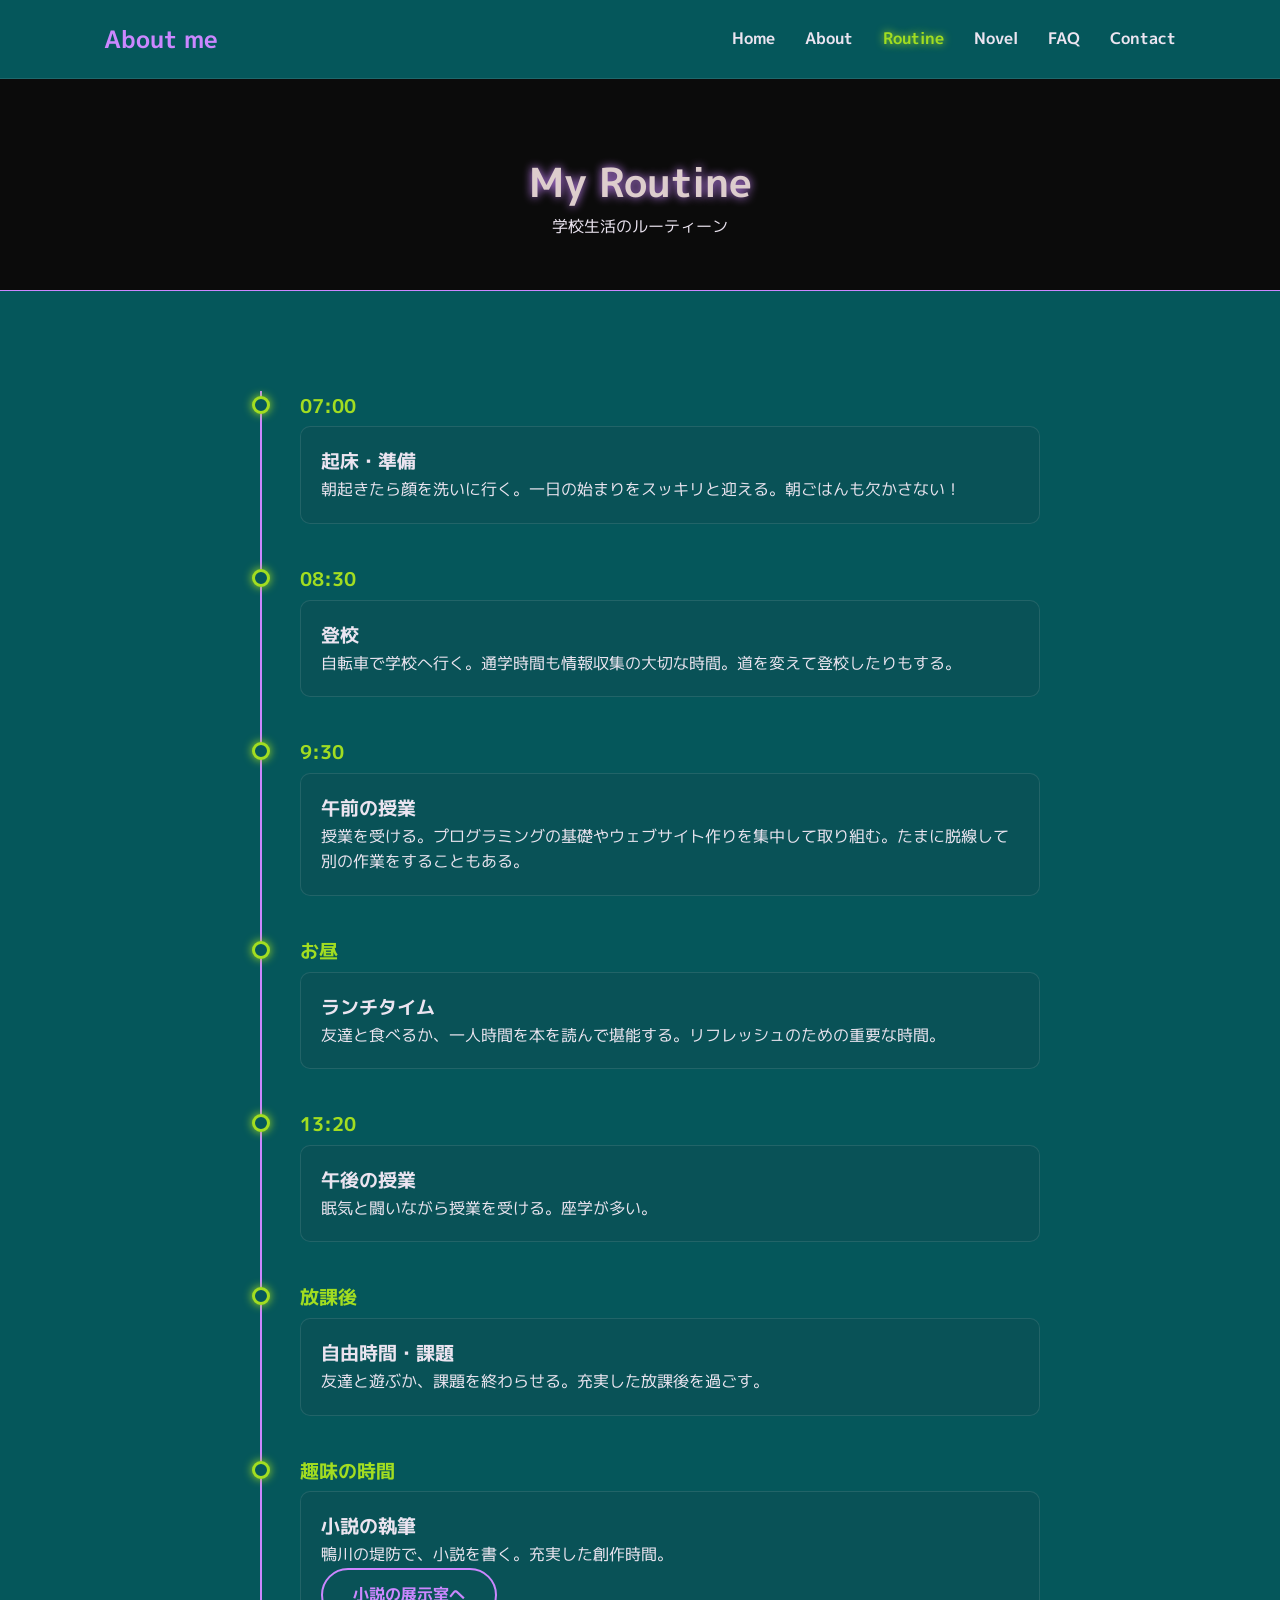
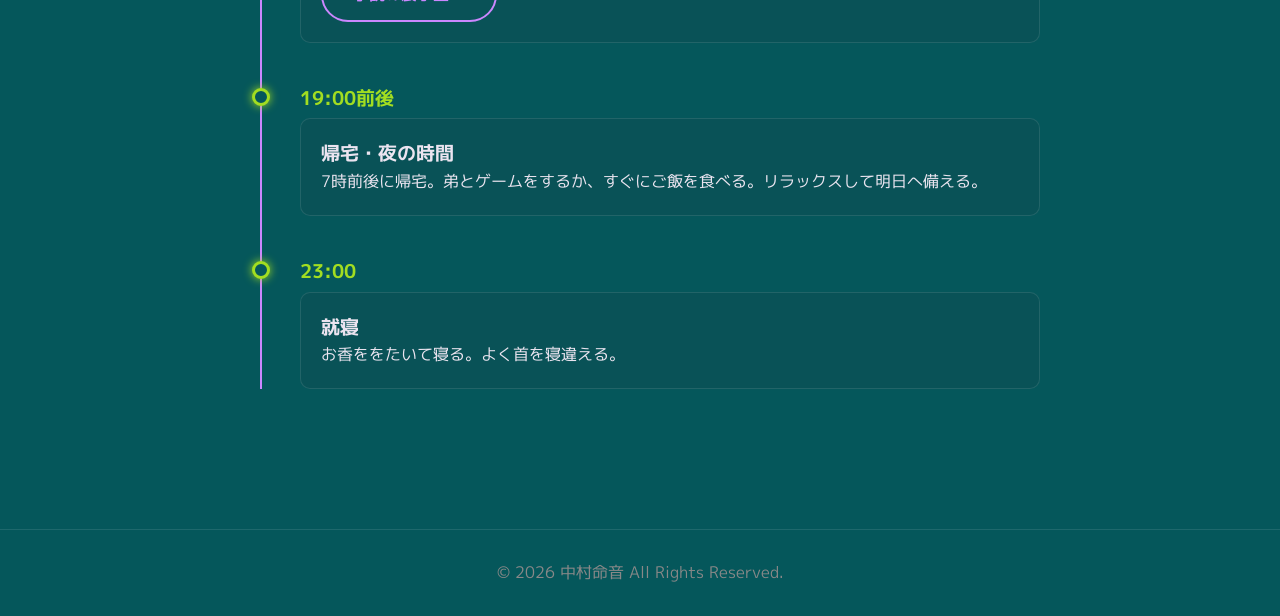
<file: routine.html>
<!DOCTYPE html>
<html lang="ja">
<head>
    <meta charset="UTF-8">
    <meta name="viewport" content="width=device-width, initial-scale=1.0">
    <title>Routine | About me ~ルーティーン紹介~</title>
    <link href="https://fonts.googleapis.com/css2?family=M+PLUS+1p:wght@400;700&display=swap" rel="stylesheet">
    <link rel="stylesheet" href="https://cdnjs.cloudflare.com/ajax/libs/font-awesome/6.4.0/css/all.min.css">
    <link href="https://unpkg.com/aos@2.3.1/dist/aos.css" rel="stylesheet">
    <link rel="stylesheet" href="css/style.css">
</head>
<body>
    <div id="loader" class="loader"><div class="loader-spinner"></div></div>
    <div id="page-transition-cover" class="page-transition-cover"></div>

    <header class="header">
        <div class="header-container">
            <h1 class="logo"><a href="index.html" class="transition-link">About me</a></h1>
            <button id="hamburger" class="hamburger" aria-label="メニューを開く" aria-expanded="false">
                <span></span><span></span><span></span>
            </button>
            <nav id="nav-menu" class="nav-menu">
                <ul>
                    <li><a href="index.html" class="transition-link">Home</a></li>
                    <li><a href="about.html" class="transition-link">About</a></li>
                    <li><a href="routine.html" class="transition-link" aria-current="page">Routine</a></li>
                    <li><a href="novel.html" class="transition-link">Novel</a></li>
                    <li><a href="faq.html" class="transition-link">FAQ</a></li>
                    <li><a href="contact.html" class="transition-link">Contact</a></li>
                </ul>
            </nav>
        </div>
    </header>

    <main id="main-content" class="main-content">
        <div class="page-header" data-aos="fade-in">
            <h2 class="page-title">My Routine</h2>
            <p>学校生活のルーティーン</p>
        </div>

        <section class="section container">
            <div class="timeline">
                <!-- タイムラインアイテム1 -->
                <div class="timeline-item" data-aos="fade-up">
                    <div class="timeline-time">07:00</div>
                    <div class="timeline-content">
                        <h3>起床・準備</h3>
                        <p>朝起きたら顔を洗いに行く。一日の始まりをスッキリと迎える。朝ごはんも欠かさない！</p>
                    </div>
                </div>
                <!-- タイムラインアイテム2 -->
                <div class="timeline-item" data-aos="fade-up">
                    <div class="timeline-time">08:30</div>
                    <div class="timeline-content">
                        <h3>登校</h3>
                        <p>自転車で学校へ行く。通学時間も情報収集の大切な時間。道を変えて登校したりもする。</p>
                    </div>
                </div>
                <!-- タイムラインアイテム3 -->
                <div class="timeline-item" data-aos="fade-up">
                    <div class="timeline-time">9:30</div>
                    <div class="timeline-content">
                        <h3>午前の授業</h3>
                        <p>授業を受ける。プログラミングの基礎やウェブサイト作りを集中して取り組む。たまに脱線して別の作業をすることもある。</p>
                    </div>
                </div>
                <!-- タイムラインアイテム4 -->
                <div class="timeline-item" data-aos="fade-up">
                    <div class="timeline-time">お昼</div>
                    <div class="timeline-content">
                        <h3>ランチタイム</h3>
                        <p>友達と食べるか、一人時間を本を読んで堪能する。リフレッシュのための重要な時間。</p>
                    </div>
                </div>
                <!-- タイムラインアイテム5 -->
                <div class="timeline-item" data-aos="fade-up">
                    <div class="timeline-time">13:20</div>
                    <div class="timeline-content">
                        <h3>午後の授業</h3>
                        <p>眠気と闘いながら授業を受ける。座学が多い。</p>
                    </div>
                </div>
                <!-- タイムラインアイテム6 -->
                <div class="timeline-item" data-aos="fade-up">
                    <div class="timeline-time">放課後</div>
                    <div class="timeline-content">
                        <h3>自由時間・課題</h3>
                        <p>友達と遊ぶか、課題を終わらせる。充実した放課後を過ごす。</p>
                    </div>
                </div>
                <div class="timeline-item" data-aos="fade-up">
                    <div class="timeline-time">趣味の時間</div>
                    <div class="timeline-content">
                        <h3>小説の執筆</h3>
                        <p>鴨川の堤防で、小説を書く。充実した創作時間。</p>
                        <a href="novel.html" class="btn btn-outline transition-link">小説の展示室へ</a>
                    </div>
                </div>
                <!-- タイムラインアイテム7 -->
                <div class="timeline-item" data-aos="fade-up">
                    <div class="timeline-time">19:00前後</div>
                    <div class="timeline-content">
                        <h3>帰宅・夜の時間</h3>
                        <p>7時前後に帰宅。弟とゲームをするか、すぐにご飯を食べる。リラックスして明日へ備える。</p>
                    </div>
                </div>
                <!-- タイムラインアイテム8 -->
                <div class="timeline-item" data-aos="fade-up">
                    <div class="timeline-time">23:00</div>
                    <div class="timeline-content">
                        <h3>就寝</h3>
                        <p>お香ををたいて寝る。よく首を寝違える。</p>
                    </div>
                </div>
            </div>
        </section>
    </main>

    <button id="back-to-top" class="back-to-top" aria-label="ページトップへ戻る"><i class="fa-solid fa-chevron-up"></i></button>

    <footer class="footer">
        <p>&copy; 2026 中村命音 All Rights Reserved.</p>
    </footer>

    <script src="https://unpkg.com/aos@2.3.1/dist/aos.js"></script>
    <script src="script.js"></script>
</body>
</html>
</file>
<file: css/style.css>
@charset "UTF-8";

/* =========================================
   1. 変数定義・リセットCSS
========================================= */
:root {
    /* メイン・アクセント・背景色 (要件指定) */
    --color-main: rgb(203, 135, 255); /* #097F76 */
    --color-accent: rgb(162, 221, 33); /* #CF620F */
    --color-bg: #05575B;
    --color-text: #ebe4f0;
    --color-white: #ddcdcd;
    
    /* Cupertino風のすりガラスやフォーム用の色 */
    --glass-bg: rgba(96, 0, 29, 0.05);
    --glass-border: rgba(255, 255, 255, 0.1);
    
    /* 余白やフォント設定 */
    --container-max: 1200px;
    --font-main: 'M PLUS 1p', sans-serif;
}

*, *::before, *::after {
    margin: 0;
    padding: 0;
    box-sizing: border-box;
}

body {
    background-color: var(--color-bg);
    color: var(--color-text);
    font-family: var(--font-main);
    line-height: 1.6;
    overflow-x: hidden;
}

ul { list-style: none; }
a { text-decoration: none; color: inherit; }
img { max-width: 100%; height: auto; }

/* =========================================
   2. 共通レイアウト・コンポーネント
========================================= */
.container {
    max-width: var(--container-max);
    margin: 0 auto;
    padding: 0 5%; /* 広めの余白 */
}

.section {
    padding: 100px 0; /* 広めの余白 */
}

.section-title {
    font-size: 2rem;
    color: var(--color-main);
    margin-bottom: 40px;
    text-align: center;
    text-transform: uppercase;
    letter-spacing: 2px;
}

/* ボタン (ホバーで色変化) */
.btn {
    display: inline-block;
    padding: 12px 30px;
    border-radius: 30px; /* Cupertinoの丸みを意識 */
    font-weight: 700;
    cursor: pointer;
    transition: all 0.3s ease;
    text-align: center;
    border: none;
}

.btn-primary {
    background-color: var(--color-main);
    color: var(--color-white);
}
.btn-primary:hover {
    background-color: var(--color-accent);
    box-shadow: 0 0 15px var(--color-accent); /* サイバーパンクな光沢 */
}

.btn-outline {
    background-color: transparent;
    border: 2px solid var(--color-main);
    color: var(--color-main);
}
.btn-outline:hover {
    background-color: var(--color-main);
    color: var(--color-white);
    box-shadow: 0 0 15px var(--color-main);
}

/* =========================================
   3. ヘッダー・ナビゲーション
========================================= */
.header {
    position: fixed;
    top: 0;
    left: 0;
    width: 100%;
    background-color: #05575B;
    backdrop-filter: blur(10px); /* すりガラス効果 */
    z-index: 1000;
    border-bottom: 1px solid var(--glass-border);
}

.header-container {
    max-width: var(--container-max);
    margin: 0 auto;
    padding: 20px 5%;
    display: flex;
    justify-content: space-between;
    align-items: center;
}

.logo {
    font-size: 1.5rem;
    color: var(--color-main);
    font-weight: 700;
}

/* ナビゲーションメニュー (PC) */
.nav-menu ul {
    display: flex;
    gap: 30px;
}
.nav-menu a {
    font-weight: 700;
    transition: color 0.3s;
}
.nav-menu a:hover,
.nav-menu a[aria-current="page"] {
    color: var(--color-accent);
    text-shadow: 0 0 8px var(--color-accent);
}

/* ハンバーガーメニュー (スマホ用) */
.hamburger {
    display: none;
    background: transparent;
    border: none;
    cursor: pointer;
    width: 30px;
    height: 20px;
    position: relative;
    z-index: 1001;
}
.hamburger span {
    display: block;
    position: absolute;
    width: 100%;
    height: 2px;
    background-color: var(--color-white);
    transition: all 0.3s ease;
}
.hamburger span:nth-child(1) { top: 0; }
.hamburger span:nth-child(2) { top: 9px; }
.hamburger span:nth-child(3) { top: 18px; }

/* =========================================
   4. Hero・ページヘッダー
========================================= */
.hero {
    height: 100vh;
    display: flex;
    align-items: center;
    justify-content: center;
    text-align: center;
    background: radial-gradient(circle at center, #8d859859 0%, #2e077c38 100%);
    position: relative;
    padding: 0 20px;
}
.hero::before {
    /* サイバーパンク風のグリッド背景 */
    content: "";
    position: absolute;
    top: 0; left: 0; width: 100%; height: 100%;
    background-image: 
        linear-gradient(rgba(9, 127, 118, 0.1) 1px, transparent 1px),
        linear-gradient(90deg, rgba(12, 126, 117, 0.1) 1px, transparent 1px);
    background-size: 40px 40px;
    z-index: 0;
}
.hero-content {
    position: relative;
    z-index: 1;
}
.hero-title {
    font-size: 3.5rem;
    color: var(--color-white);
    margin-bottom: 10px;
    text-shadow: 0 0 10px var(--color-main);
}
.hero-subtitle {
    font-size: 1.2rem;
    color: var(--color-main);
    margin-bottom: 30px;
}

.page-header {
    padding-top: 150px;
    padding-bottom: 50px;
    text-align: center;
    background-color: #0b0b0b;
    border-bottom: 1px solid var(--color-main);
}
.page-title {
    font-size: 2.5rem;
    color: var(--color-white);
    text-shadow: 0 0 10px var(--color-main);
}

/* =========================================
   5. 各種コンテンツレイアウト
========================================= */
/* Topのカード */
.card-grid {
    display: grid;
    grid-template-columns: repeat(auto-fit, minmax(300px, 1fr));
    gap: 30px;
}
.card {
    background-color: var(--glass-bg);
    border: 1px solid var(--glass-border);
    border-radius: 10px;
    padding: 40px 20px;
    text-align: center;
    transition: transform 0.3s;
    clip-path: polygon(0 0, 100% 0, 100% 90%, 0 100%);
}
.card:hover {
    transform: translateY(-5px);
    border-color: var(--color-main);
}
.card-icon {
    font-size: 3rem;
    color: var(--color-accent);
    margin-bottom: 20px;
}

/* Profile / About */
.profile-wrapper {
    display: flex;
    flex-wrap: wrap;
    gap: 50px;
    align-items: center;
}
/* プロフィール画像のスタイル */
.profile-image {
    flex: 1 1 300px;
    width: 100%;
    max-width: 300px;
    height: 300px;
    object-fit: cover; /* 画像の比率を保ったまま、指定サイズに綺麗に切り取る */
    border-radius: 20px;
    border: 2px solid var(--color-main); /* サイバーパンクカラーの枠線 */
    box-shadow: 0 0 15px rgba(9, 127, 118, 0.3); /* ほんのり光らせる */
    justify-content: center; 
}
.profile-image-placeholder {
    flex: 1 1 300px;
    height: 300px;
    background-color: #0a0a0a;
    border: 2px dashed var(--color-main);
    border-radius: 20px;
    display: flex;
    flex-direction: column;
    align-items: center;
    justify-content: center;
    color: var(--color-main);
    font-size: 1.2rem;
}
.profile-image-placeholder i { font-size: 3rem; margin-bottom: 10px; }
.profile-info { flex: 2 1 400px; }
.profile-table { width: 100%; border-collapse: collapse; }
.profile-table th, .profile-table td {
    padding: 15px 10px;
    border-bottom: 1px solid var(--glass-border);
    text-align: left;
}
.profile-table th { color: var(--color-main); width: 120px; }

/* Timeline (ルーティーン) 1列レイアウト */
.timeline {
    position: relative;
    max-width: 800px;
    margin: 0 auto;
}
.timeline::before {
    content: '';
    position: absolute;
    left: 20px;
    top: 0;
    height: 100%;
    width: 2px;
    background-color: var(--color-main);
}
.timeline-item {
    position: relative;
    padding-left: 60px;
    margin-bottom: 40px;
}
.timeline-item::before {
    content: '';
    position: absolute;
    left: 12px;
    top: 5px;
    width: 18px;
    height: 18px;
    background-color: var(--color-bg);
    border: 3px solid var(--color-accent);
    border-radius: 50%;
    box-shadow: 0 0 10px var(--color-accent);
}
.timeline-time {
    color: var(--color-accent);
    font-weight: 700;
    font-size: 1.2rem;
    margin-bottom: 5px;
}
.timeline-content {
    background-color: var(--glass-bg);
    padding: 20px;
    border-radius: 10px;
    border: 1px solid var(--glass-border);
}

/* FAQ アコーディオン */
.faq-container { max-width: 800px; margin: 0 auto; }
.faq-item {
    background-color: var(--glass-bg);
    border: 1px solid var(--glass-border);
    border-radius: 10px;
    margin-bottom: 15px;
    overflow: hidden;
}
.faq-question {
    width: 100%;
    text-align: left;
    padding: 20px;
    background: transparent;
    border: none;
    color: var(--color-white);
    font-size: 1.1rem;
    font-weight: 700;
    cursor: pointer;
    display: flex;
    justify-content: space-between;
    align-items: center;
    font-family: var(--font-main);
}
.faq-icon { transition: transform 0.3s; color: var(--color-main); }
.faq-question.active .faq-icon { transform: rotate(180deg); color: var(--color-accent); }
.faq-answer {
    max-height: 0;
    overflow: hidden;
    transition: max-height 0.3s ease;
    padding: 0 20px; /* 初期状態はpadding上下0にしてカクツキを防ぐ */
}
.faq-answer p { padding-bottom: 20px; color: #ccc; }

/* =========================================
   6. 小説展示ページ専用スタイル
========================================= */
.novel-showcase {
    max-width: 1100px;
    margin: 0 auto;
}

.novel-feature {
    display: grid;
    grid-template-columns: 1.1fr 1.4fr;
    gap: 30px;
    background: linear-gradient(135deg, rgba(9, 127, 118, 0.12), rgba(255, 255, 255, 0.04));
    border: 1px solid var(--glass-border);
    border-radius: 24px;
    overflow: hidden;
    box-shadow: 0 20px 50px rgba(0, 0, 0, 0.25);
    margin-bottom: 40px;
}

.novel-choice {
    display: grid;
    gap: 30px;
    background: linear-gradient(10deg, rgba(9, 127, 118, 0.12), rgba(255, 255, 255, 0.04));
    border: 1px solid var(--glass-border);
    border-radius: 24px;
    overflow: hidden;
    box-shadow: 0 20px 50px rgba(0, 0, 0, 0.25);
    margin-bottom: 40px;
}

.novel-feature-visual {
    min-height: 360px;
    position: relative;
    background:
        linear-gradient(160deg, rgba(10, 10, 10, 0.2), rgba(9, 127, 118, 0.45)),
        radial-gradient(circle at 20% 20%, rgba(255, 255, 255, 0.15), transparent 30%),
        linear-gradient(135deg, #1f2a2d, #0a0a0a 60%, #0d2f2d);
    display: flex;
    align-items: flex-start;
    justify-content: flex-start;
    padding: 24px;
}

.novel-choice-visual {
    min-height: 30px;
    position: relative;
    background:
        linear-gradient(20deg, rgba(10, 10, 10, 0.2), rgba(9, 127, 118, 0.45)),
        radial-gradient(circle at 10% 2%, rgba(255, 255, 255, 0.15), transparent 10%),
        linear-gradient(20deg, #1f2a2d, #0a0a0a 6%, #0d2f2d);
    display: flex;
    align-items: flex-start;
    justify-content: flex-start;
    padding: 24px;
}

.novel-badge {
    display: inline-block;
    background: rgba(255, 255, 255, 0.08);
    border: 1px solid rgba(255,255,255,0.15);
    color: var(--color-white);
    border-radius: 999px;
    padding: 8px 18px;
    font-size: 0.8rem;
    letter-spacing: 0.1em;
    text-transform: uppercase;
}

.novel-feature-body {
    padding: 30px 28px 30px 0;
}

.novel-choice-body {
    padding: 1px 28px 30px 24px;
}

.novel-tag {
    display: inline-block;
    color: var(--color-main);
    font-size: 0.8rem;
    letter-spacing: 0.12em;
    text-transform: uppercase;
    margin-bottom: 12px;
}

.novel-feature-body h3 {
    font-size: clamp(1.8rem, 2vw, 2.5rem);
    color: var(--color-white);
    margin-bottom: 16px;
    
}

.novel-feature-body p {
    color: #d7d7d7;
    font-size: 1.02rem;
    margin-bottom: 20px;
}

.novel-choice-body h3 {
    font-size: clamp(1.8rem, 2vw, 2.5rem);
    color: var(--color-white);
    margin-bottom: 16px;
}

.novel-choice-body p {
    color: #d7d7d7;
    font-size: 1.02rem;
    margin-bottom: 20px;
}

.novel-meta {
    display: flex;
    flex-wrap: wrap;
    gap: 10px 18px;
    color: #b9b9b9;
    font-size: 0.9rem;
}

.novel-grid {
    display: grid;
    grid-template-columns: repeat(3, minmax(0, 1fr));
    gap: 24px;
}

.novel-card {
    background: rgba(255, 255, 255, 0.03);
    border: 1px solid var(--glass-border);
    border-radius: 8px;
    overflow: hidden;
    transition: transform 0.3s ease, border-color 0.3s ease;
    clip-path: polygon(0 0, 100% 0, 100% 90%, 0 100%);
}

.novel-card:hover {
    transform: translateY(-6px);
    border-color: var(--color-main);
}

.novel-card-cover {
    height: 180px;
    background-size: cover;
    background-position: center;
}

.cover-one {
    background: linear-gradient(135deg, rgba(9,127,118,0.3), rgba(0,0,0,0.2)),
    radial-gradient(circle at top left, rgba(255,255,255,0.2), transparent 22%),
    linear-gradient(135deg, #21272a, #111);
}

.cover-two {
    background: linear-gradient(135deg, rgba(207,98,15,0.24), rgba(0,0,0,0.18)),
    radial-gradient(circle at 60% 25%, rgba(255,255,255,0.15), transparent 25%),
    linear-gradient(135deg, #3a2b2a, #111);
}

.cover-three {
    background: linear-gradient(135deg, rgba(9,127,118,0.22), rgba(0,0,0,0.18)),
    radial-gradient(circle at 30% 25%, rgba(255,255,255,0.2), transparent 20%),
    linear-gradient(135deg, #1d2b30, #0d0d0d);
}

.novel-card-body {
    padding: 20px;
}

.novel-card-body h4 {
    color: var(--color-white);
    font-size: 1.3rem;
    margin-bottom: 10px;
}

.novel-card-body p {
    color: #d0d0d0;
    font-size: 0.96rem;
}

.novel-form-wrapper {
    background: linear-gradient(180deg, rgba(17,17,17,0.9), rgba(12,12,12,0.8));
}

.form-title {
    margin-bottom: 30px;
}

.novel-notice {
    background: rgba(255, 255, 255, 0.04);
    border: 1px solid var(--glass-border);
    border-radius: 14px;
    padding: 18px 20px;
    margin-bottom: 16px;
}

.novel-notice h4 {
    color: var(--color-accent);
    margin-bottom: 10px;
    font-size: 1.05rem;
}

.novel-notice ul {
    list-style: disc;
    padding-left: 20px;
    color: #d7d7d7;
    line-height: 1.8;
    font-size: 0.92rem;
}

.notice-check {
    display: flex;
    align-items: flex-start;
    gap: 12px;
    color: var(--color-text);
    font-size: 0.95rem;
    line-height: 1.6;
    cursor: pointer;
}

.notice-check input {
    margin-top: 4px;
    accent-color: var(--color-main);
    width: 18px;
    height: 18px;
}

.submission-message {
    margin-top: 18px;
    padding: 14px 16px;
    border-radius: 12px;
    border: 1px solid rgba(9, 127, 118, 0.4);
    background: rgba(9, 127, 118, 0.08);
    color: #dff7f4;
    font-size: 0.94rem;
    line-height: 1.7;
}

.novel-card {
    cursor: pointer;
}

.ac-text {
  color: rgb(207, 98, 15);
  text-decoration: underline;
}

.novel-modal {
    position: fixed;
    inset: 0;
    display: flex;
    align-items: center;
    justify-content: center;
    padding: 24px;
    opacity: 0;
    visibility: hidden;
    transition: opacity 0.25s ease, visibility 0.25s ease;
    z-index: 2000;
}

.novel-modal.open {
    opacity: 1;
    visibility: visible;
}

.novel-modal-backdrop {
    position: absolute;
    inset: 0;
    background: rgba(0, 0, 0, 0.7);
    backdrop-filter: blur(6px);
}

.novel-modal-panel {
    position: relative;
    width: min(760px, 100%);
    max-height: 80vh;
    overflow-y: auto;
    background: linear-gradient(180deg, rgba(19, 23, 24, 0.96), rgba(10, 10, 10, 0.98));
    border: 1px solid var(--glass-border);
    border-radius: 24px;
    padding: 32px 28px;
    box-shadow: 0 24px 80px rgba(0, 0, 0, 0.45);
}

.novel-modal-close {
    position: absolute;
    top: 18px;
    right: 18px;
    width: 36px;
    height: 36px;
    border: 1px solid var(--glass-border);
    border-radius: 50%;
    background: rgba(255,255,255,0.04);
    color: var(--color-white);
    cursor: pointer;
    font-size: 1.5rem;
}

.novel-modal-panel h3 {
    margin-top: 10px;
    font-size: clamp(1.8rem, 3vw, 2.6rem);
    color: var(--color-white);
}

.novel-modal-meta {
    color: var(--color-main);
    margin: 12px 0 18px;
    font-weight: 700;
}

.novel-modal-content {
    color: #e9e9e9;
    line-height: 2;
    white-space: pre-line;
}

/* =========================================
   6. お問い合わせフォーム (Cupertino × Cyberpunk)
========================================= */
.form-wrapper {
    max-width: 700px;
    margin: 0 auto;
    background-color: rgba(20, 20, 20, 0.7);
    backdrop-filter: blur(20px); /* Apple風の強いすりガラス */
    -webkit-backdrop-filter: blur(20px);
    border: 1px solid var(--glass-border);
    border-radius: 20px; /* Apple風の大きな角丸 */
    padding: 40px;
    box-shadow: 0 10px 30px rgba(0,0,0,0.5), inset 0 0 20px rgba(9, 127, 118, 0.05);
}

.cupertino-form .form-group { margin-bottom: 25px; }
.form-row {
    display: flex;
    gap: 20px;
}
.half-width { flex: 1; }

.cupertino-form label {
    display: block;
    margin-bottom: 8px;
    font-weight: 700;
    color: var(--color-text);
    font-size: 0.95rem;
}
.required { color: var(--color-accent); margin-left: 4px; }

/* 入力欄のCupertinoスタイル */
.cupertino-form input[type="text"],
.cupertino-form input[type="email"],
.cupertino-form select,
.cupertino-form textarea {
    width: 100%;
    padding: 15px 16px;
    background-color: rgba(255, 255, 255, 0.08); /* わずかに明るい背景 */
    border: 1px solid rgba(255, 255, 255, 0.2);
    border-radius: 12px; /* Apple標準的な丸み */
    color: var(--color-white);
    font-size: 1rem;
    font-family: var(--font-main);
    transition: all 0.3s ease;
    -webkit-appearance: none; /* デフォルトスタイルリセット */
    appearance: none;
}

/* サイバーパンク風のフォーカス状態 */
.cupertino-form input:focus,
.cupertino-form select:focus,
.cupertino-form textarea:focus {
    outline: none;
    border-color: var(--color-main);
    background-color: rgba(255, 255, 255, 0.12);
    box-shadow: 0 0 10px rgba(9, 127, 118, 0.5);
}

/* セレクトボックスのカスタムアイコン配置 */
.select-wrapper { position: relative; }
.select-icon {
    position: absolute;
    right: 16px;
    top: 50%;
    transform: translateY(-50%);
    color: var(--color-main);
    pointer-events: none;
}
.cupertino-form select option {
    background-color: #111; /* ドロップダウンの中身は黒系 */
    color: #fff;
}

.form-submit { text-align: center; margin-top: 30px; }
.btn-submit {
    width: 100%;
    padding: 16px;
    font-size: 1.1rem;
    border-radius: 12px;
}

/* =========================================
   7. 各種機能 (ローダー、トップへ戻る、遷移)
========================================= */
/* ローディング画面 */
.loader {
    position: fixed;
    top: 0; left: 0; width: 100%; height: 100%;
    background-color: var(--color-bg);
    z-index: 9999;
    display: flex;
    justify-content: center;
    align-items: center;
    transition: opacity 0.5s ease, visibility 0.5s ease;
}
.loader.hide { opacity: 0; visibility: hidden; }
.loader-spinner {
    width: 50px; height: 50px;
    border: 4px solid var(--glass-border);
    border-top: 4px solid var(--color-main);
    border-radius: 50%;
    animation: spin 1s linear infinite;
}
@keyframes spin { 0% { transform: rotate(0deg); } 100% { transform: rotate(360deg); } }

/* ページ遷移スライド (右から左へカバーがスライド) */
.page-transition-cover {
    position: fixed;
    top: 0; left: 100%; width: 100%; height: 100%;
    background-color: var(--color-main);
    z-index: 9998;
    transition: transform 0.6s cubic-bezier(0.77, 0, 0.175, 1);
}
/* JSでクラス付与時にスライドイン */
.page-transition-cover.active { transform: translateX(-100%); }

/* トップへ戻るボタン */
.back-to-top {
    position: fixed;
    bottom: 30px; right: 30px;
    width: 50px; height: 50px;
    background-color: var(--color-main);
    color: var(--color-white);
    border: none;
    border-radius: 50%;
    cursor: pointer;
    font-size: 1.2rem;
    z-index: 900;
    opacity: 0; visibility: hidden;
    transition: all 0.3s ease;
    box-shadow: 0 0 10px rgba(9, 127, 118, 0.5);
}
.back-to-top.show { opacity: 1; visibility: visible; }
.back-to-top:hover {
    background-color: var(--color-accent);
    box-shadow: 0 0 15px var(--color-accent);
}

/* フッター */
.footer {
    text-align: center;
    padding: 30px;
    border-top: 1px solid var(--glass-border);
    color: #888;
}

/* =========================================
   8. レスポンシブ対応 (メディアクエリ)
========================================= */
@media screen and (max-width: 768px) {
    /* ハンバーガーメニュー表示 */
    .hamburger { display: block; }
    
    /* ナビゲーションメニューを全画面化 */
    .nav-menu {
        position: fixed;
        top: 0; right: -100%;
        width: 100%; height: 100vh;
        background-color: rgba(0, 0, 0, 0.95);
        display: flex;
        justify-content: center;
        align-items: center;
        transition: right 0.4s ease;
    }
    .nav-menu.active { right: 0; }
    .nav-menu ul {
        flex-direction: column;
        text-align: center;
        gap: 40px;
        font-size: 1.5rem;
    }
    
    /* ハンバーガーアイコンのアニメーション */
    .hamburger.active span:nth-child(1) { transform: translateY(9px) rotate(45deg); }
    .hamburger.active span:nth-child(2) { opacity: 0; }
    .hamburger.active span:nth-child(3) { transform: translateY(-9px) rotate(-45deg); }

    /* その他レイアウト調整 */
    .hero-title { font-size: 2.2rem; }
    .form-row { flex-direction: column; gap: 0; }
    .form-wrapper { padding: 30px 20px; }
    .profile-wrapper { gap: 30px; }
    .novel-feature {
        grid-template-columns: 1fr;
    }
    .novel-feature-body {
        padding: 24px 20px 28px;
    }
    .novel-grid {
        grid-template-columns: 1fr;
    }
}
</file>
